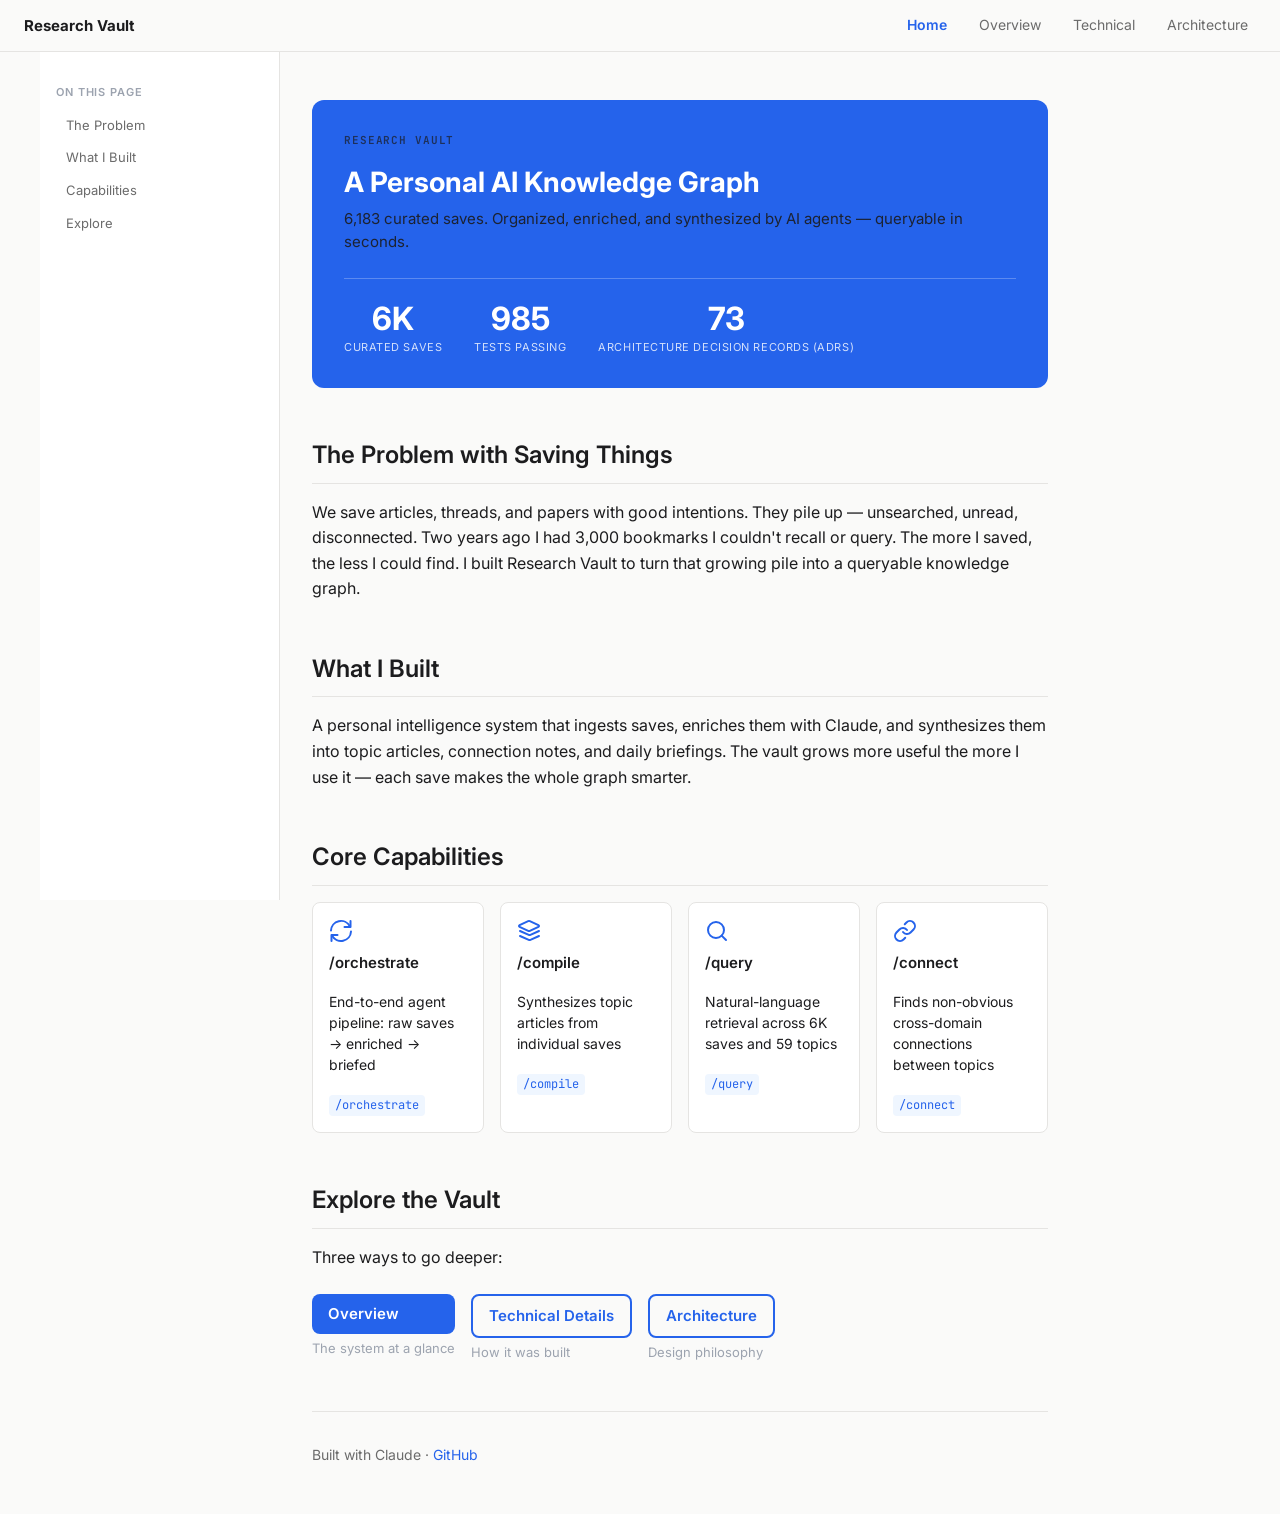
<file: index.html>
<!DOCTYPE html>
<html lang="en">
<head>
  <meta charset="UTF-8">
  <meta name="viewport" content="width=device-width, initial-scale=1.0">
  <title>Research Vault — Personal AI Knowledge Graph</title>

  <!--
    External dependencies:
    - Google Fonts: Inter (400,600,700) + JetBrains Mono — DESIGN.md typography stack
    - assets/shared.css — DESIGN.md tokens + shared layout (sidebar, hero, cards, CTAs)
    - assets/nav.js — injects .site-nav bar; drives sidebar TOC active states via IntersectionObserver
  -->
  <link rel="preconnect" href="https://fonts.googleapis.com">
  <link rel="preconnect" href="https://fonts.gstatic.com" crossorigin>
  <link href="https://fonts.googleapis.com/css2?family=Inter:wght@400;600;700&family=JetBrains+Mono&display=swap" rel="stylesheet">
  <link rel="stylesheet" href="assets/shared.css">
  <script defer src="assets/nav.js"></script>

  <style>
    /* ── Page-specific overrides for index.html ── */

    /* Section anchors: clear the sticky site-nav (52px) + buffer */
    section { scroll-margin-top: 72px; }

    /* Card icons use inline SVG — override shared.css font-size default with px dimensions */
    .card-icon {
      width: 24px;
      height: 24px;
      color: var(--c-accent);
      margin-bottom: var(--sp-sm);
      display: block;
      flex-shrink: 0;
    }

    /* 4-wide capability card grid on desktop; 2-col tablet; 1-col mobile */
    .card-grid { grid-template-columns: repeat(4, 1fr); }
    @media (max-width: 800px) { .card-grid { grid-template-columns: repeat(2, 1fr); } }
    @media (max-width: 480px) { .card-grid { grid-template-columns: 1fr; } }

    /* CTA group: stacks button + short descriptor label vertically */
    .cta-item { display: flex; flex-direction: column; gap: 4px; }
    .cta-desc { font-size: 0.8125rem; color: var(--c-text-muted); }

    /* Reduced motion */
    @media (prefers-reduced-motion: reduce) { html { scroll-behavior: auto; } }
  </style>
</head>
<body>

  <!-- Mobile section nav (visible ≤800px; sticky below injected site-nav at top:52px per shared.css) -->
  <nav class="mobile-nav" aria-label="Page sections">
    <details>
      <summary>Contents</summary>
      <ul class="mobile-nav-list">
        <li><a href="#problem">The Problem</a></li>
        <li><a href="#solution">What I Built</a></li>
        <li><a href="#capabilities">Capabilities</a></li>
        <li><a href="#explore">Explore</a></li>
      </ul>
    </details>
  </nav>

  <div class="layout">

    <!-- Sidebar ToC (desktop only; hidden ≤800px via shared.css) -->
    <aside class="sidebar" aria-label="Table of contents">
      <span class="sidebar-label">On this page</span>
      <ul class="toc" role="list">
        <li><a href="#problem">The Problem</a></li>
        <li><a href="#solution">What I Built</a></li>
        <li><a href="#capabilities">Capabilities</a></li>
        <li><a href="#explore">Explore</a></li>
      </ul>
    </aside>

    <!-- Main content -->
    <main class="content" id="main-content">

      <!-- Hero banner -->
      <header class="page-hero">
        <p class="hero-breadcrumb">Research Vault</p>
        <h1>A Personal AI Knowledge Graph</h1>
        <p class="hero-subtitle">6,183 curated saves. Organized, enriched, and synthesized by AI agents — queryable in seconds.</p>

        <div class="stat-cluster" role="list" aria-label="Vault statistics">
          <div class="stat-item" role="listitem">
            <span class="stat-value">6K</span>
            <span class="stat-label">Curated saves</span>
          </div>
          <div class="stat-item" role="listitem">
            <span class="stat-value">985</span>
            <span class="stat-label">Tests passing</span>
          </div>
          <div class="stat-item" role="listitem">
            <span class="stat-value">73</span>
            <span class="stat-label">Architecture Decision Records (ADRs)</span>
          </div>
        </div>
      </header>

      <!-- ── Section 1: The Problem ── -->
      <section id="problem" aria-labelledby="h-problem">
        <h2 id="h-problem">The Problem with Saving Things</h2>
        <p>We save articles, threads, and papers with good intentions. They pile up — unsearched, unread, disconnected. Two years ago I had 3,000 bookmarks I couldn't recall or query. The more I saved, the less I could find. I built Research Vault to turn that growing pile into a queryable knowledge graph.</p>
      </section>

      <!-- ── Section 2: What I Built ── -->
      <section id="solution" aria-labelledby="h-solution">
        <h2 id="h-solution">What I Built</h2>
        <p>A personal intelligence system that ingests saves, enriches them with Claude, and synthesizes them into topic articles, connection notes, and daily briefings. The vault grows more useful the more I use it — each save makes the whole graph smarter.</p>
      </section>

      <!-- ── Section 3: Core Capabilities ── -->
      <section id="capabilities" aria-labelledby="h-capabilities">
        <h2 id="h-capabilities">Core Capabilities</h2>
        <div class="card-grid">

          <!-- /orchestrate — Cycle/arrows icon: represents end-to-end pipeline automation -->
          <article class="card">
            <svg class="card-icon" viewBox="0 0 24 24" fill="none" stroke="currentColor" stroke-width="2" stroke-linecap="round" stroke-linejoin="round" aria-hidden="true" focusable="false">
              <path d="M21.5 2v6h-6"/>
              <path d="M2.5 22v-6h6"/>
              <path d="M2 11.5a10 10 0 0 1 18.8-4.3"/>
              <path d="M22 12.5a10 10 0 0 1-18.8 4.2"/>
            </svg>
            <p class="card-title">/orchestrate</p>
            <p class="card-desc">End-to-end agent pipeline: raw saves &rarr; enriched &rarr; briefed</p>
            <span class="card-tag">/orchestrate</span>
          </article>

          <!-- /compile — Layers icon: represents synthesis/stacking of saves into articles -->
          <article class="card">
            <svg class="card-icon" viewBox="0 0 24 24" fill="none" stroke="currentColor" stroke-width="2" stroke-linecap="round" stroke-linejoin="round" aria-hidden="true" focusable="false">
              <path d="m12.83 2.18a2 2 0 0 0-1.66 0L2.6 6.08a1 1 0 0 0 0 1.83l8.58 3.91a2 2 0 0 0 1.66 0l8.58-3.9a1 1 0 0 0 0-1.83Z"/>
              <path d="m22 12-8.58 3.91a2 2 0 0 1-1.66 0L3 12"/>
              <path d="m22 17-8.58 3.91a2 2 0 0 1-1.66 0L3 17"/>
            </svg>
            <p class="card-title">/compile</p>
            <p class="card-desc">Synthesizes topic articles from individual saves</p>
            <span class="card-tag">/compile</span>
          </article>

          <!-- /query — Search icon: represents NL retrieval across the vault -->
          <article class="card">
            <svg class="card-icon" viewBox="0 0 24 24" fill="none" stroke="currentColor" stroke-width="2" stroke-linecap="round" stroke-linejoin="round" aria-hidden="true" focusable="false">
              <circle cx="11" cy="11" r="8"/>
              <path d="m21 21-4.35-4.35"/>
            </svg>
            <p class="card-title">/query</p>
            <p class="card-desc">Natural-language retrieval across 6K saves and 59 topics</p>
            <span class="card-tag">/query</span>
          </article>

          <!-- /connect — Link icon: represents cross-domain connection discovery -->
          <article class="card">
            <svg class="card-icon" viewBox="0 0 24 24" fill="none" stroke="currentColor" stroke-width="2" stroke-linecap="round" stroke-linejoin="round" aria-hidden="true" focusable="false">
              <path d="M10 13a5 5 0 0 0 7.54.54l3-3a5 5 0 0 0-7.07-7.07l-1.72 1.71"/>
              <path d="M14 11a5 5 0 0 0-7.54-.54l-3 3a5 5 0 0 0 7.07 7.07l1.71-1.71"/>
            </svg>
            <p class="card-title">/connect</p>
            <p class="card-desc">Finds non-obvious cross-domain connections between topics</p>
            <span class="card-tag">/connect</span>
          </article>

        </div>
      </section>

      <!-- ── Section 4: Explore ── -->
      <section id="explore" aria-labelledby="h-explore">
        <h2 id="h-explore">Explore the Vault</h2>
        <p>Three ways to go deeper:</p>
        <div class="cta-row">
          <div class="cta-item">
            <a class="cta-btn" href="overview.html">Overview</a>
            <span class="cta-desc">The system at a glance</span>
          </div>
          <div class="cta-item">
            <a class="cta-btn cta-btn-outline" href="technical.html">Technical Details</a>
            <span class="cta-desc">How it was built</span>
          </div>
          <div class="cta-item">
            <a class="cta-btn cta-btn-outline" href="architecture.html">Architecture</a>
            <span class="cta-desc">Design philosophy</span>
          </div>
        </div>
      </section>

      <footer class="page-footer">Built with Claude &middot; <a href="https://github.com/allstoncodes/research-vault-showcase">GitHub</a></footer>

    </main>
  </div>

</body>
</html>
</file>
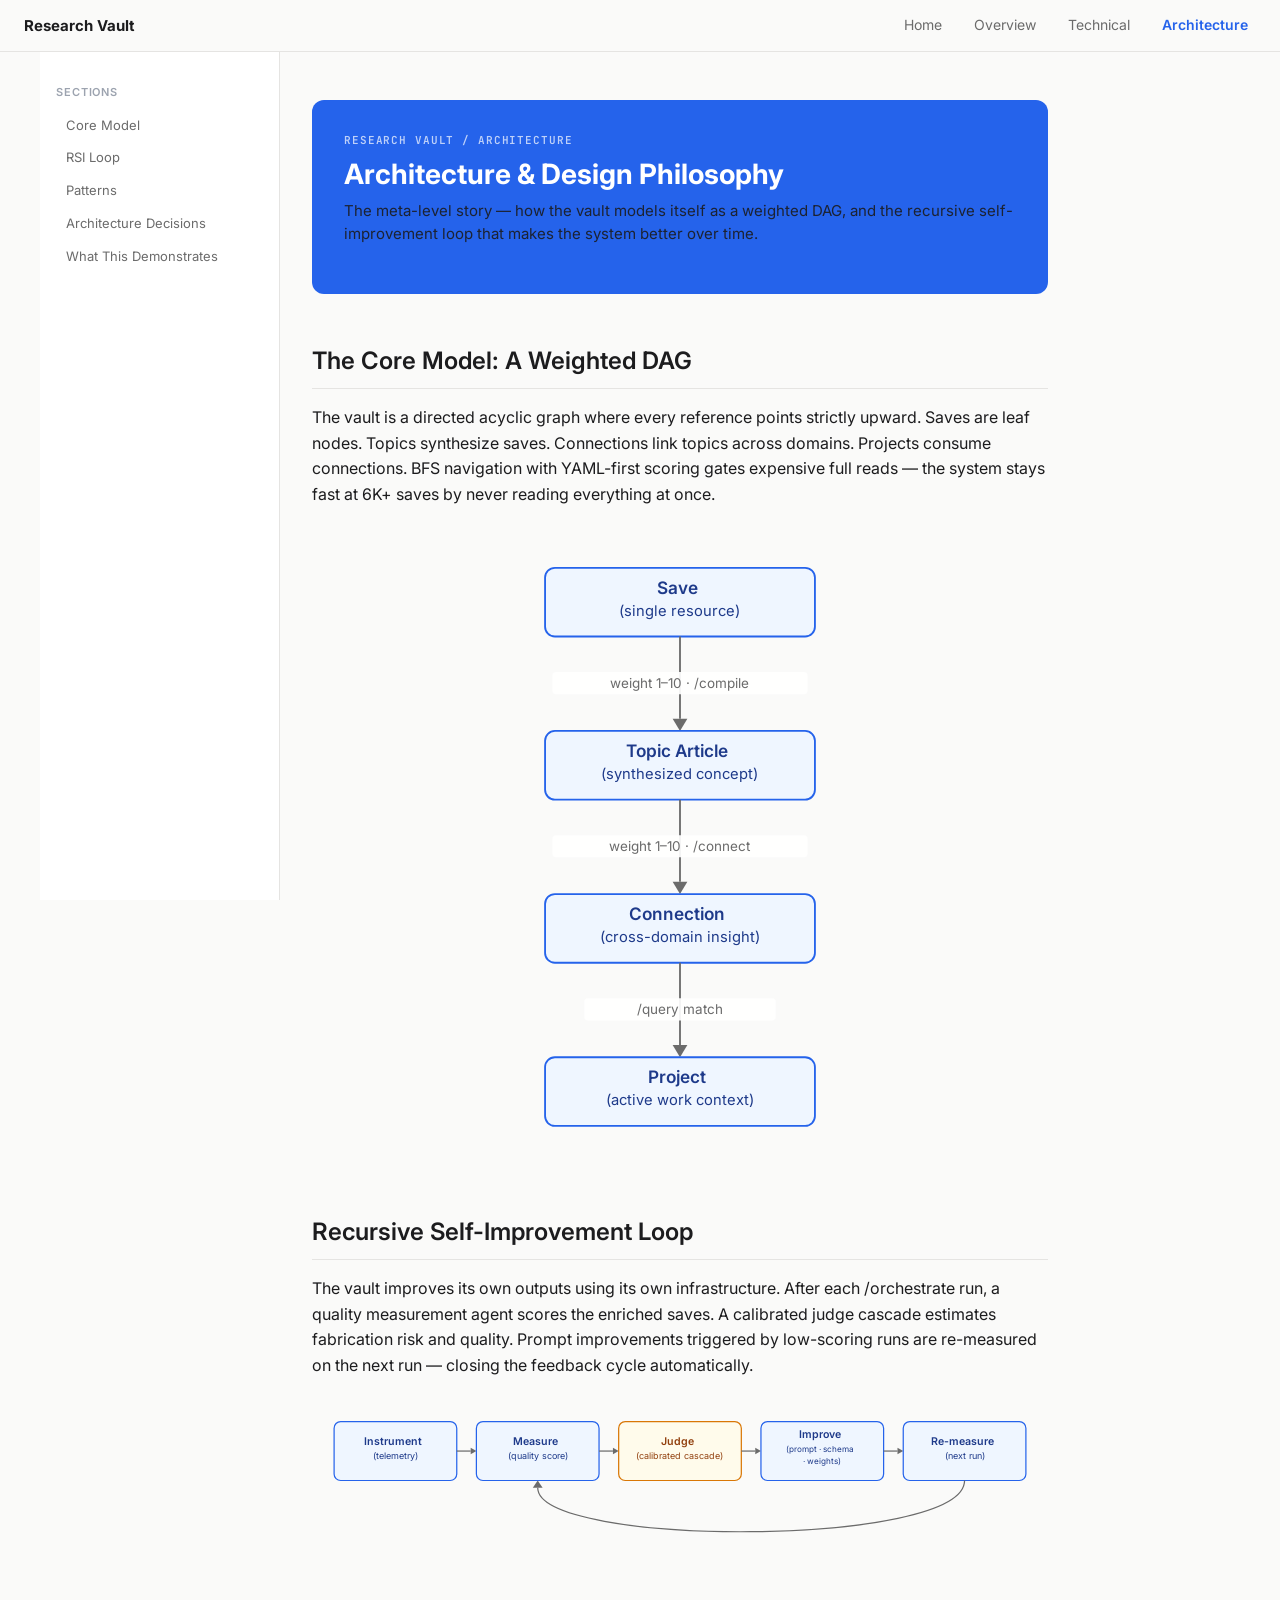
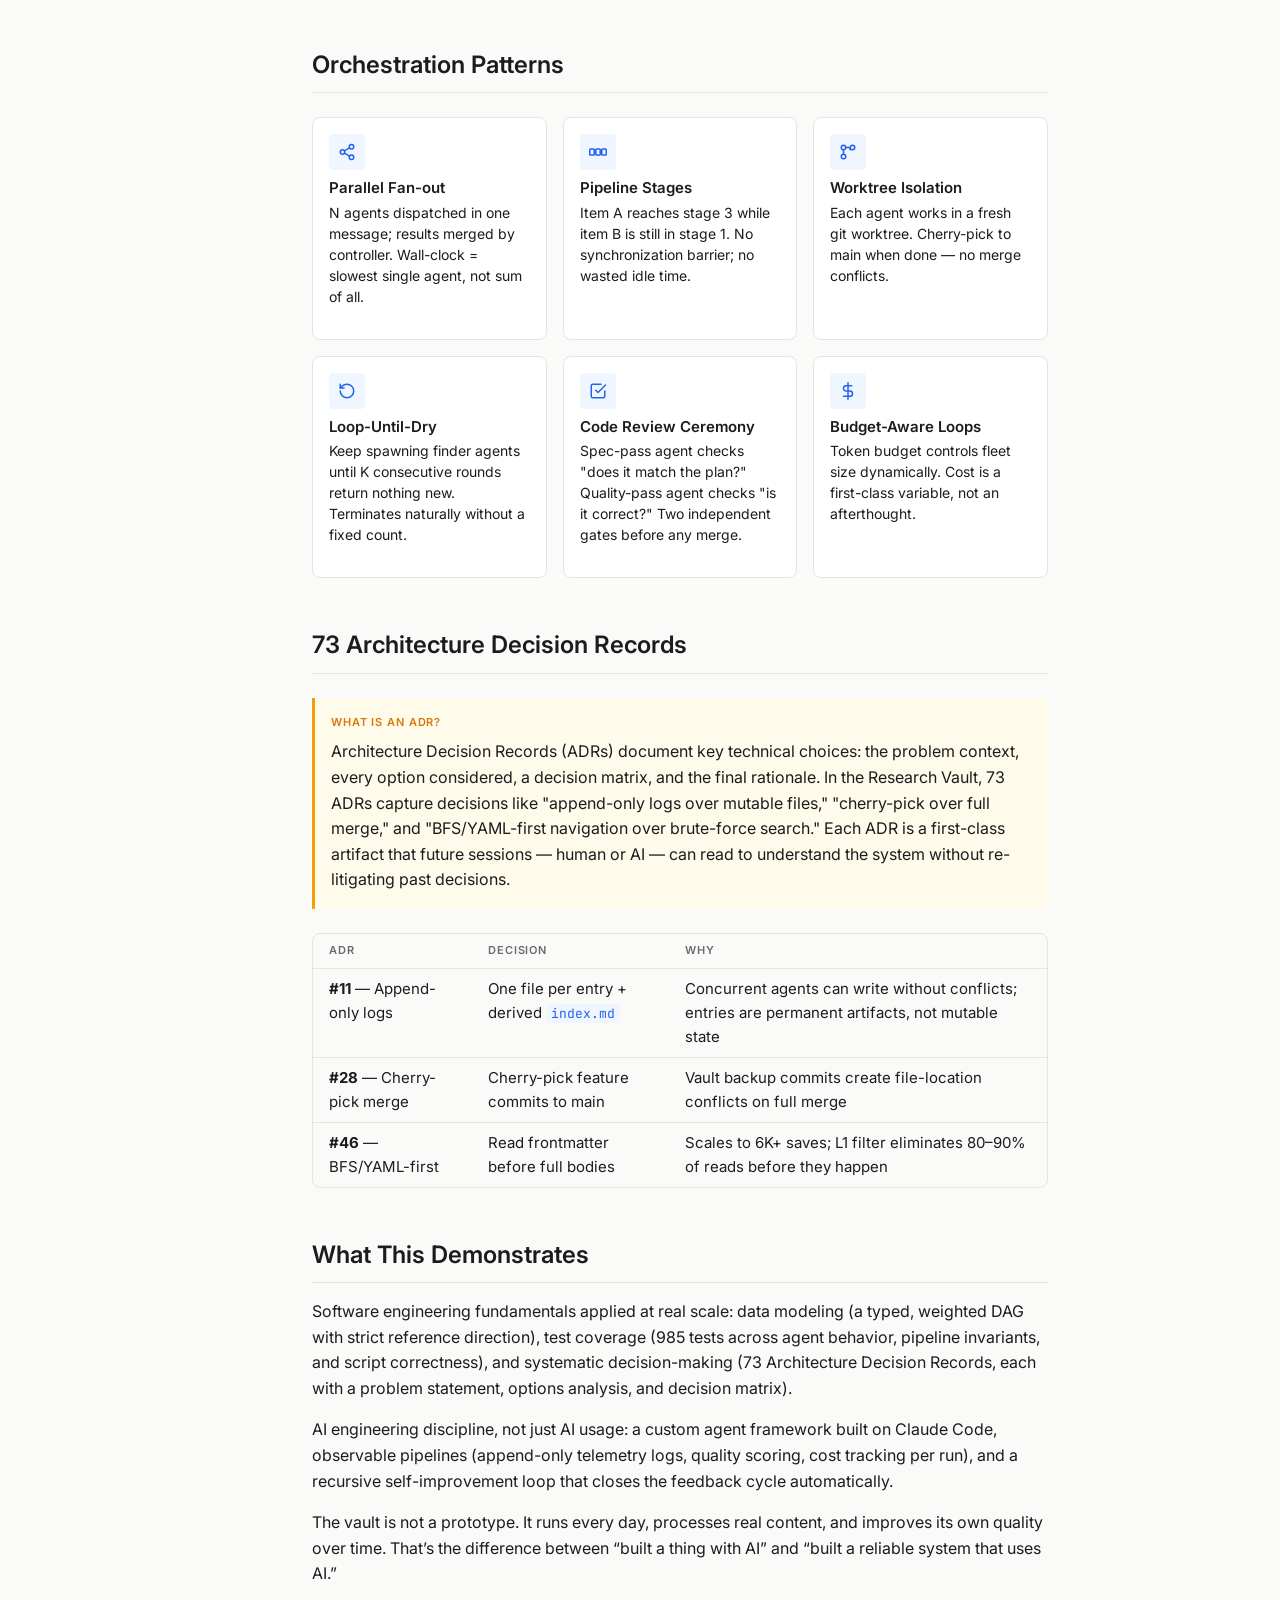
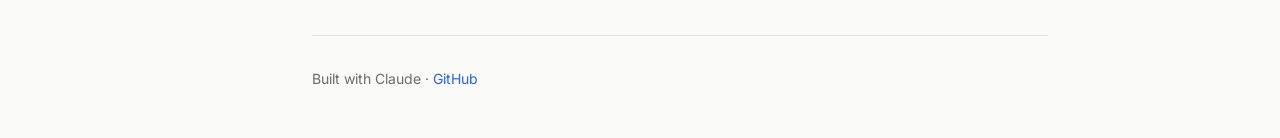
<file: architecture.html>
<!DOCTYPE html>
<html lang="en">
<head>
  <meta charset="UTF-8">
  <meta name="viewport" content="width=device-width, initial-scale=1.0">
  <title>Architecture — Research Vault</title>

  <!--
    External dependencies:
    - Google Fonts: Inter (400,600,700) + JetBrains Mono — DESIGN.md typography stack
    - Shared design tokens + layout: assets/shared.css
    - Site nav injection + ToC scroll tracking: assets/nav.js
    Diagrams: hand-authored inline SVG — no JS required.
  -->
  <link rel="preconnect" href="https://fonts.googleapis.com">
  <link rel="preconnect" href="https://fonts.gstatic.com" crossorigin>
  <link href="https://fonts.googleapis.com/css2?family=Inter:wght@400;600;700&family=JetBrains+Mono&display=swap" rel="stylesheet">
  <link rel="stylesheet" href="assets/shared.css">
  <script defer src="assets/nav.js"></script>

  <style>
    /* ─── scroll-margin accounts for the 52px sticky site-nav injected by nav.js ─── */
    section[id] {
      scroll-margin-top: calc(52px + 24px);
    }

    /* ─── Orchestration pattern cards ─────────────────────────────────────────── */
    .pattern-grid {
      display: grid;
      grid-template-columns: repeat(3, 1fr);
      gap: var(--sp-md);
      margin: var(--sp-lg) 0;
    }

    .pattern-card {
      background: var(--c-surface);
      border: 1px solid var(--c-border);
      border-radius: var(--r-md);
      padding: var(--sp-md);
      transition: border-color 150ms ease, box-shadow 150ms ease;
    }

    .pattern-card:hover {
      border-color: var(--c-accent);
      box-shadow: 0 2px 8px rgba(37, 99, 235, 0.08);
    }

    /* Icon container: fixed-size tinted square (SVG replaces emoji) */
    .pattern-icon {
      width: 36px;
      height: 36px;
      background: var(--c-tag-bg);
      border-radius: var(--r-sm);
      display: flex;
      align-items: center;
      justify-content: center;
      margin-bottom: var(--sp-sm);
      flex-shrink: 0;
    }

    .pattern-icon svg {
      width: 18px;
      height: 18px;
      color: var(--c-accent);
      stroke: currentColor;
    }

    .pattern-title {
      font-weight: 600;
      font-size: 0.9375rem;
      color: var(--c-text);
      margin-bottom: var(--sp-xs);
      line-height: 1.3;
    }

    .pattern-desc {
      font-size: 0.875rem;
      color: var(--c-text-sec);
      line-height: 1.5;
      margin: 0;
    }

    /* ─── ADR table: overflow wrapper for 3-col table on mobile ──────────────── */
    .adr-table-wrap {
      overflow-x: auto;
      border: 1px solid var(--c-border);
      border-radius: var(--r-md);
      margin: var(--sp-md) 0;
    }

    .adr-table-wrap table {
      margin: 0;
    }

    /* Mobile: at very narrow viewports, the Why column is the longest — keep
       it visible but let the table scroll rather than crushing content */
    @media (max-width: 800px) {
      .pattern-grid {
        grid-template-columns: 1fr 1fr;
      }
    }

    @media (max-width: 480px) {
      .pattern-grid {
        grid-template-columns: 1fr;
      }
    }
  </style>
</head>
<body data-page="architecture">

  <!-- Mobile nav: visible ≤800px (toggled via shared.css @media rule) -->
  <!-- nav.js prepends .site-nav above this; mobile-nav is sticky top:52px -->
  <nav class="mobile-nav" aria-label="Page sections">
    <details>
      <summary>Contents</summary>
      <ul class="mobile-nav-list">
        <li><a href="#core-model">Core Model</a></li>
        <li><a href="#rsi-loop">RSI Loop</a></li>
        <li><a href="#patterns">Patterns</a></li>
        <li><a href="#adr-section">Architecture Decisions</a></li>
        <li><a href="#what-it-proves">What This Demonstrates</a></li>
      </ul>
    </details>
  </nav>

  <div class="layout">

    <!-- Sidebar TOC — hidden ≤800px via shared.css; sticky below 52px site-nav -->
    <aside class="sidebar" aria-label="Table of contents">
      <span class="sidebar-label">Sections</span>
      <ul class="toc" role="list">
        <li><a href="#core-model">Core Model</a></li>
        <li><a href="#rsi-loop">RSI Loop</a></li>
        <li><a href="#patterns">Patterns</a></li>
        <li><a href="#adr-section">Architecture Decisions</a></li>
        <li><a href="#what-it-proves">What This Demonstrates</a></li>
      </ul>
    </aside>

    <!-- Main content area -->
    <main class="content" id="main-content">

      <!-- ── Hero ──────────────────────────────────────────────────────────── -->
      <header class="page-hero">
        <span class="hero-breadcrumb">Research Vault / Architecture</span>
        <h1>Architecture &amp; Design Philosophy</h1>
        <p class="hero-subtitle">The meta-level story — how the vault models itself as a weighted DAG, and the recursive self-improvement loop that makes the system better over time.</p>
      </header>

      <!-- ── Section 1: Core Model ─────────────────────────────────────────── -->
      <section id="core-model" aria-labelledby="h-core-model">
        <h2 id="h-core-model">The Core Model: A Weighted DAG</h2>
        <p>The vault is a directed acyclic graph where every reference points strictly upward. Saves are leaf nodes. Topics synthesize saves. Connections link topics across domains. Projects consume connections. BFS navigation with YAML-first scoring gates expensive full reads — the system stays fast at 6K+ saves by never reading everything at once.</p>

        <div class="diagram-block">
          <svg viewBox="0 0 600 510" width="100%" role="img" aria-label="DAG-MODEL: four-node directed acyclic graph — Save leads to Topic Article via weighted compile, Topic Article leads to Connection via weighted connect, Connection leads to Project via query match">
            <!-- Node: Save -->
            <rect x="190" y="30" width="220" height="56" rx="8" fill="#EFF6FF" stroke="#2563EB" stroke-width="1.5"/>
            <text text-anchor="middle" font-family="Inter, system-ui, sans-serif" fill="#1E3A8A">
              <tspan x="300" y="51" font-size="14" font-weight="600">Save</tspan>
              <tspan x="300" y="69" font-size="12">(single resource)</tspan>
            </text>
            <!-- Edge: Save → Topic Article -->
            <line x1="300" y1="86" x2="300" y2="153" stroke="#6B6B6B" stroke-width="1.5"/>
            <polygon points="294,153 300,163 306,153" fill="#6B6B6B"/>
            <rect x="196" y="115" width="208" height="18" rx="3" fill="#FFFFFF" fill-opacity="0.92"/>
            <text x="300" y="128" text-anchor="middle" font-family="Inter, system-ui, sans-serif" font-size="11" fill="#6B6B6B">weight 1–10 · /compile</text>
            <!-- Node: Topic Article -->
            <rect x="190" y="163" width="220" height="56" rx="8" fill="#EFF6FF" stroke="#2563EB" stroke-width="1.5"/>
            <text text-anchor="middle" font-family="Inter, system-ui, sans-serif" fill="#1E3A8A">
              <tspan x="300" y="184" font-size="14" font-weight="600">Topic Article</tspan>
              <tspan x="300" y="202" font-size="12">(synthesized concept)</tspan>
            </text>
            <!-- Edge: Topic Article → Connection -->
            <line x1="300" y1="219" x2="300" y2="286" stroke="#6B6B6B" stroke-width="1.5"/>
            <polygon points="294,286 300,296 306,286" fill="#6B6B6B"/>
            <rect x="196" y="248" width="208" height="18" rx="3" fill="#FFFFFF" fill-opacity="0.92"/>
            <text x="300" y="261" text-anchor="middle" font-family="Inter, system-ui, sans-serif" font-size="11" fill="#6B6B6B">weight 1–10 · /connect</text>
            <!-- Node: Connection -->
            <rect x="190" y="296" width="220" height="56" rx="8" fill="#EFF6FF" stroke="#2563EB" stroke-width="1.5"/>
            <text text-anchor="middle" font-family="Inter, system-ui, sans-serif" fill="#1E3A8A">
              <tspan x="300" y="317" font-size="14" font-weight="600">Connection</tspan>
              <tspan x="300" y="335" font-size="12">(cross-domain insight)</tspan>
            </text>
            <!-- Edge: Connection → Project -->
            <line x1="300" y1="352" x2="300" y2="419" stroke="#6B6B6B" stroke-width="1.5"/>
            <polygon points="294,419 300,429 306,419" fill="#6B6B6B"/>
            <rect x="222" y="381" width="156" height="18" rx="3" fill="#FFFFFF" fill-opacity="0.92"/>
            <text x="300" y="394" text-anchor="middle" font-family="Inter, system-ui, sans-serif" font-size="11" fill="#6B6B6B">/query match</text>
            <!-- Node: Project -->
            <rect x="190" y="429" width="220" height="56" rx="8" fill="#EFF6FF" stroke="#2563EB" stroke-width="1.5"/>
            <text text-anchor="middle" font-family="Inter, system-ui, sans-serif" fill="#1E3A8A">
              <tspan x="300" y="450" font-size="14" font-weight="600">Project</tspan>
              <tspan x="300" y="468" font-size="12">(active work context)</tspan>
            </text>
          </svg>
        </div>
      </section>

      <!-- ── Section 2: RSI Loop ───────────────────────────────────────────── -->
      <section id="rsi-loop" aria-labelledby="h-rsi-loop">
        <h2 id="h-rsi-loop">Recursive Self-Improvement Loop</h2>
        <p>The vault improves its own outputs using its own infrastructure. After each /orchestrate run, a quality measurement agent scores the enriched saves. A calibrated judge cascade estimates fabrication risk and quality. Prompt improvements triggered by low-scoring runs are re-measured on the next run — closing the feedback cycle automatically.</p>

        <div class="diagram-block">
          <svg viewBox="0 0 900 230" width="100%" role="img" aria-label="RSI-LOOP: five-node cycle left-to-right — Instrument, Measure, Judge (amber, calibrated cascade), Improve, Re-measure — with a curved back-arc from Re-measure to Measure forming the RSI loop">
            <!-- Node 1: Instrument (blue) -->
            <rect x="27" y="24" width="150" height="72" rx="8" fill="#EFF6FF" stroke="#2563EB" stroke-width="1.5"/>
            <text text-anchor="middle" font-family="Inter, system-ui, sans-serif" fill="#1E3A8A">
              <tspan x="102" y="52" font-size="13" font-weight="600">Instrument</tspan>
              <tspan x="102" y="70" font-size="11">(telemetry)</tspan>
            </text>
            <!-- Arrow: Instrument → Measure -->
            <line x1="177" y1="60" x2="194" y2="60" stroke="#6B6B6B" stroke-width="1.5"/>
            <polygon points="194,56 201,60 194,64" fill="#6B6B6B"/>
            <!-- Node 2: Measure (blue) -->
            <rect x="201" y="24" width="150" height="72" rx="8" fill="#EFF6FF" stroke="#2563EB" stroke-width="1.5"/>
            <text text-anchor="middle" font-family="Inter, system-ui, sans-serif" fill="#1E3A8A">
              <tspan x="276" y="52" font-size="13" font-weight="600">Measure</tspan>
              <tspan x="276" y="70" font-size="11">(quality score)</tspan>
            </text>
            <!-- Arrow: Measure → Judge -->
            <line x1="351" y1="60" x2="368" y2="60" stroke="#6B6B6B" stroke-width="1.5"/>
            <polygon points="368,56 375,60 368,64" fill="#6B6B6B"/>
            <!-- Node 3: Judge (amber) -->
            <rect x="375" y="24" width="150" height="72" rx="8" fill="#FFFBEB" stroke="#D97706" stroke-width="1.5"/>
            <text text-anchor="middle" font-family="Inter, system-ui, sans-serif" fill="#92400E">
              <tspan x="450" y="52" font-size="13" font-weight="600">Judge</tspan>
              <tspan x="450" y="70" font-size="11">(calibrated cascade)</tspan>
            </text>
            <!-- Arrow: Judge → Improve -->
            <line x1="525" y1="60" x2="542" y2="60" stroke="#6B6B6B" stroke-width="1.5"/>
            <polygon points="542,56 549,60 542,64" fill="#6B6B6B"/>
            <!-- Node 4: Improve (blue) — three-line label -->
            <rect x="549" y="24" width="150" height="72" rx="8" fill="#EFF6FF" stroke="#2563EB" stroke-width="1.5"/>
            <text text-anchor="middle" font-family="Inter, system-ui, sans-serif" fill="#1E3A8A">
              <tspan x="624" y="44" font-size="13" font-weight="600">Improve</tspan>
              <tspan x="624" y="61" font-size="10">(prompt · schema</tspan>
              <tspan x="624" y="76" font-size="10">· weights)</tspan>
            </text>
            <!-- Arrow: Improve → Re-measure -->
            <line x1="699" y1="60" x2="716" y2="60" stroke="#6B6B6B" stroke-width="1.5"/>
            <polygon points="716,56 723,60 716,64" fill="#6B6B6B"/>
            <!-- Node 5: Re-measure (blue) -->
            <rect x="723" y="24" width="150" height="72" rx="8" fill="#EFF6FF" stroke="#2563EB" stroke-width="1.5"/>
            <text text-anchor="middle" font-family="Inter, system-ui, sans-serif" fill="#1E3A8A">
              <tspan x="798" y="52" font-size="13" font-weight="600">Re-measure</tspan>
              <tspan x="798" y="70" font-size="11">(next run)</tspan>
            </text>
            <!-- Back-arc: Re-measure → Measure (the RSI loop) -->
            <!-- Arc exits Re-measure bottom-center (798,96), curves down through y=178, re-enters Measure bottom-center (276,96) -->
            <path d="M 798,96 C 798,178 276,178 276,105" fill="none" stroke="#6B6B6B" stroke-width="1.5"/>
            <!-- Upward arrowhead at Measure node bottom — tip at (276,96), wings at y=105 -->
            <polygon points="270,105 276,96 282,105" fill="#6B6B6B"/>
          </svg>
        </div>
      </section>

      <!-- ── Section 3: Patterns ───────────────────────────────────────────── -->
      <section id="patterns" aria-labelledby="h-patterns">
        <h2 id="h-patterns">Orchestration Patterns</h2>

        <div class="pattern-grid">

          <!-- Parallel Fan-out: Lucide share-2 icon (node-fork shape) -->
          <div class="pattern-card">
            <div class="pattern-icon" aria-hidden="true">
              <svg viewBox="0 0 24 24" fill="none" stroke="currentColor" stroke-width="2" stroke-linecap="round" stroke-linejoin="round" aria-hidden="true">
                <circle cx="18" cy="5" r="3"/>
                <circle cx="18" cy="19" r="3"/>
                <circle cx="6" cy="12" r="3"/>
                <line x1="8.59" y1="13.51" x2="15.42" y2="17.49"/>
                <line x1="15.41" y1="6.51" x2="8.59" y2="10.49"/>
              </svg>
            </div>
            <div class="pattern-title">Parallel Fan-out</div>
            <p class="pattern-desc">N agents dispatched in one message; results merged by controller. Wall-clock = slowest single agent, not sum of all.</p>
          </div>

          <!-- Pipeline Stages: three connected stage boxes -->
          <div class="pattern-card">
            <div class="pattern-icon" aria-hidden="true">
              <svg viewBox="0 0 24 24" fill="none" stroke="currentColor" stroke-width="2" stroke-linecap="round" stroke-linejoin="round" aria-hidden="true">
                <rect x="1" y="8" width="6" height="8" rx="1"/>
                <rect x="9" y="8" width="6" height="8" rx="1"/>
                <rect x="17" y="8" width="6" height="8" rx="1"/>
                <line x1="7" y1="12" x2="9" y2="12"/>
                <line x1="15" y1="12" x2="17" y2="12"/>
              </svg>
            </div>
            <div class="pattern-title">Pipeline Stages</div>
            <p class="pattern-desc">Item A reaches stage 3 while item B is still in stage 1. No synchronization barrier; no wasted idle time.</p>
          </div>

          <!-- Worktree Isolation: git-branch fork shape -->
          <div class="pattern-card">
            <div class="pattern-icon" aria-hidden="true">
              <svg viewBox="0 0 24 24" fill="none" stroke="currentColor" stroke-width="2" stroke-linecap="round" stroke-linejoin="round" aria-hidden="true">
                <circle cx="6" cy="6" r="3"/>
                <circle cx="6" cy="18" r="3"/>
                <circle cx="18" cy="6" r="3"/>
                <line x1="6" y1="9" x2="6" y2="15"/>
                <path d="M9 6h4a2 2 0 0 1 2 2v1"/>
              </svg>
            </div>
            <div class="pattern-title">Worktree Isolation</div>
            <p class="pattern-desc">Each agent works in a fresh git worktree. Cherry-pick to main when done — no merge conflicts.</p>
          </div>

          <!-- Loop-Until-Dry: refresh / cycle arrow -->
          <div class="pattern-card">
            <div class="pattern-icon" aria-hidden="true">
              <svg viewBox="0 0 24 24" fill="none" stroke="currentColor" stroke-width="2" stroke-linecap="round" stroke-linejoin="round" aria-hidden="true">
                <path d="M3 12a9 9 0 1 0 9-9 9.75 9.75 0 0 0-6.74 2.74L3 8"/>
                <path d="M3 3v5h5"/>
              </svg>
            </div>
            <div class="pattern-title">Loop-Until-Dry</div>
            <p class="pattern-desc">Keep spawning finder agents until K consecutive rounds return nothing new. Terminates naturally without a fixed count.</p>
          </div>

          <!-- Code Review Ceremony: clipboard with checkmark -->
          <div class="pattern-card">
            <div class="pattern-icon" aria-hidden="true">
              <svg viewBox="0 0 24 24" fill="none" stroke="currentColor" stroke-width="2" stroke-linecap="round" stroke-linejoin="round" aria-hidden="true">
                <path d="m9 11 3 3L22 4"/>
                <path d="M21 12v7a2 2 0 0 1-2 2H5a2 2 0 0 1-2-2V5a2 2 0 0 1 2-2h11"/>
              </svg>
            </div>
            <div class="pattern-title">Code Review Ceremony</div>
            <p class="pattern-desc">Spec-pass agent checks "does it match the plan?" Quality-pass agent checks "is it correct?" Two independent gates before any merge.</p>
          </div>

          <!-- Budget-Aware Loops: dollar sign -->
          <div class="pattern-card">
            <div class="pattern-icon" aria-hidden="true">
              <svg viewBox="0 0 24 24" fill="none" stroke="currentColor" stroke-width="2" stroke-linecap="round" stroke-linejoin="round" aria-hidden="true">
                <line x1="12" y1="1" x2="12" y2="23"/>
                <path d="M17 5H9.5a3.5 3.5 0 0 0 0 7h5a3.5 3.5 0 0 1 0 7H6"/>
              </svg>
            </div>
            <div class="pattern-title">Budget-Aware Loops</div>
            <p class="pattern-desc">Token budget controls fleet size dynamically. Cost is a first-class variable, not an afterthought.</p>
          </div>

        </div>
      </section>

      <!-- ── Section 4: ADR ────────────────────────────────────────────────── -->
      <section id="adr-section" aria-labelledby="h-adr-section">
        <h2 id="h-adr-section">73 Architecture Decision Records</h2>

        <!-- Callout: amber left-border explaining what an ADR is -->
        <div class="callout" role="note">
          <span class="callout-label">What is an ADR?</span>
          <p>Architecture Decision Records (ADRs) document key technical choices: the problem context, every option considered, a decision matrix, and the final rationale. In the Research Vault, 73 ADRs capture decisions like "append-only logs over mutable files," "cherry-pick over full merge," and "BFS/YAML-first navigation over brute-force search." Each ADR is a first-class artifact that future sessions — human or AI — can read to understand the system without re-litigating past decisions.</p>
        </div>

        <!-- Featured ADRs: 3 rows, 3 columns — overflow wrapper for mobile -->
        <div class="adr-table-wrap" role="region" aria-label="Featured architecture decision records">
          <table>
            <thead>
              <tr>
                <th>ADR</th>
                <th>Decision</th>
                <th>Why</th>
              </tr>
            </thead>
            <tbody>
              <tr>
                <td><strong>#11</strong> &mdash; Append-only logs</td>
                <td>One file per entry + derived <code>index.md</code></td>
                <td>Concurrent agents can write without conflicts; entries are permanent artifacts, not mutable state</td>
              </tr>
              <tr>
                <td><strong>#28</strong> &mdash; Cherry-pick merge</td>
                <td>Cherry-pick feature commits to main</td>
                <td>Vault backup commits create file-location conflicts on full merge</td>
              </tr>
              <tr>
                <td><strong>#46</strong> &mdash; BFS/YAML-first</td>
                <td>Read frontmatter before full bodies</td>
                <td>Scales to 6K+ saves; L1 filter eliminates 80&ndash;90% of reads before they happen</td>
              </tr>
            </tbody>
          </table>
        </div>
      </section>

      <!-- ── Section 5: What This Demonstrates ────────────────────────────── -->
      <section id="what-it-proves" aria-labelledby="h-what-it-proves">
        <h2 id="h-what-it-proves">What This Demonstrates</h2>
        <p>Software engineering fundamentals applied at real scale: data modeling (a typed, weighted DAG with strict reference direction), test coverage (985 tests across agent behavior, pipeline invariants, and script correctness), and systematic decision-making (73 Architecture Decision Records, each with a problem statement, options analysis, and decision matrix).</p>
        <p>AI engineering discipline, not just AI usage: a custom agent framework built on Claude Code, observable pipelines (append-only telemetry logs, quality scoring, cost tracking per run), and a recursive self-improvement loop that closes the feedback cycle automatically.</p>
        <p>The vault is not a prototype. It runs every day, processes real content, and improves its own quality over time. That&rsquo;s the difference between &ldquo;built a thing with AI&rdquo; and &ldquo;built a reliable system that uses AI.&rdquo;</p>
      </section>

      <!-- Footer -->
      <footer class="page-footer">
        Built with Claude &middot; <a href="https://github.com/allstoncodes/research-vault-showcase">GitHub</a>
      </footer>

    </main>
  </div>


</body>
</html>
</file>
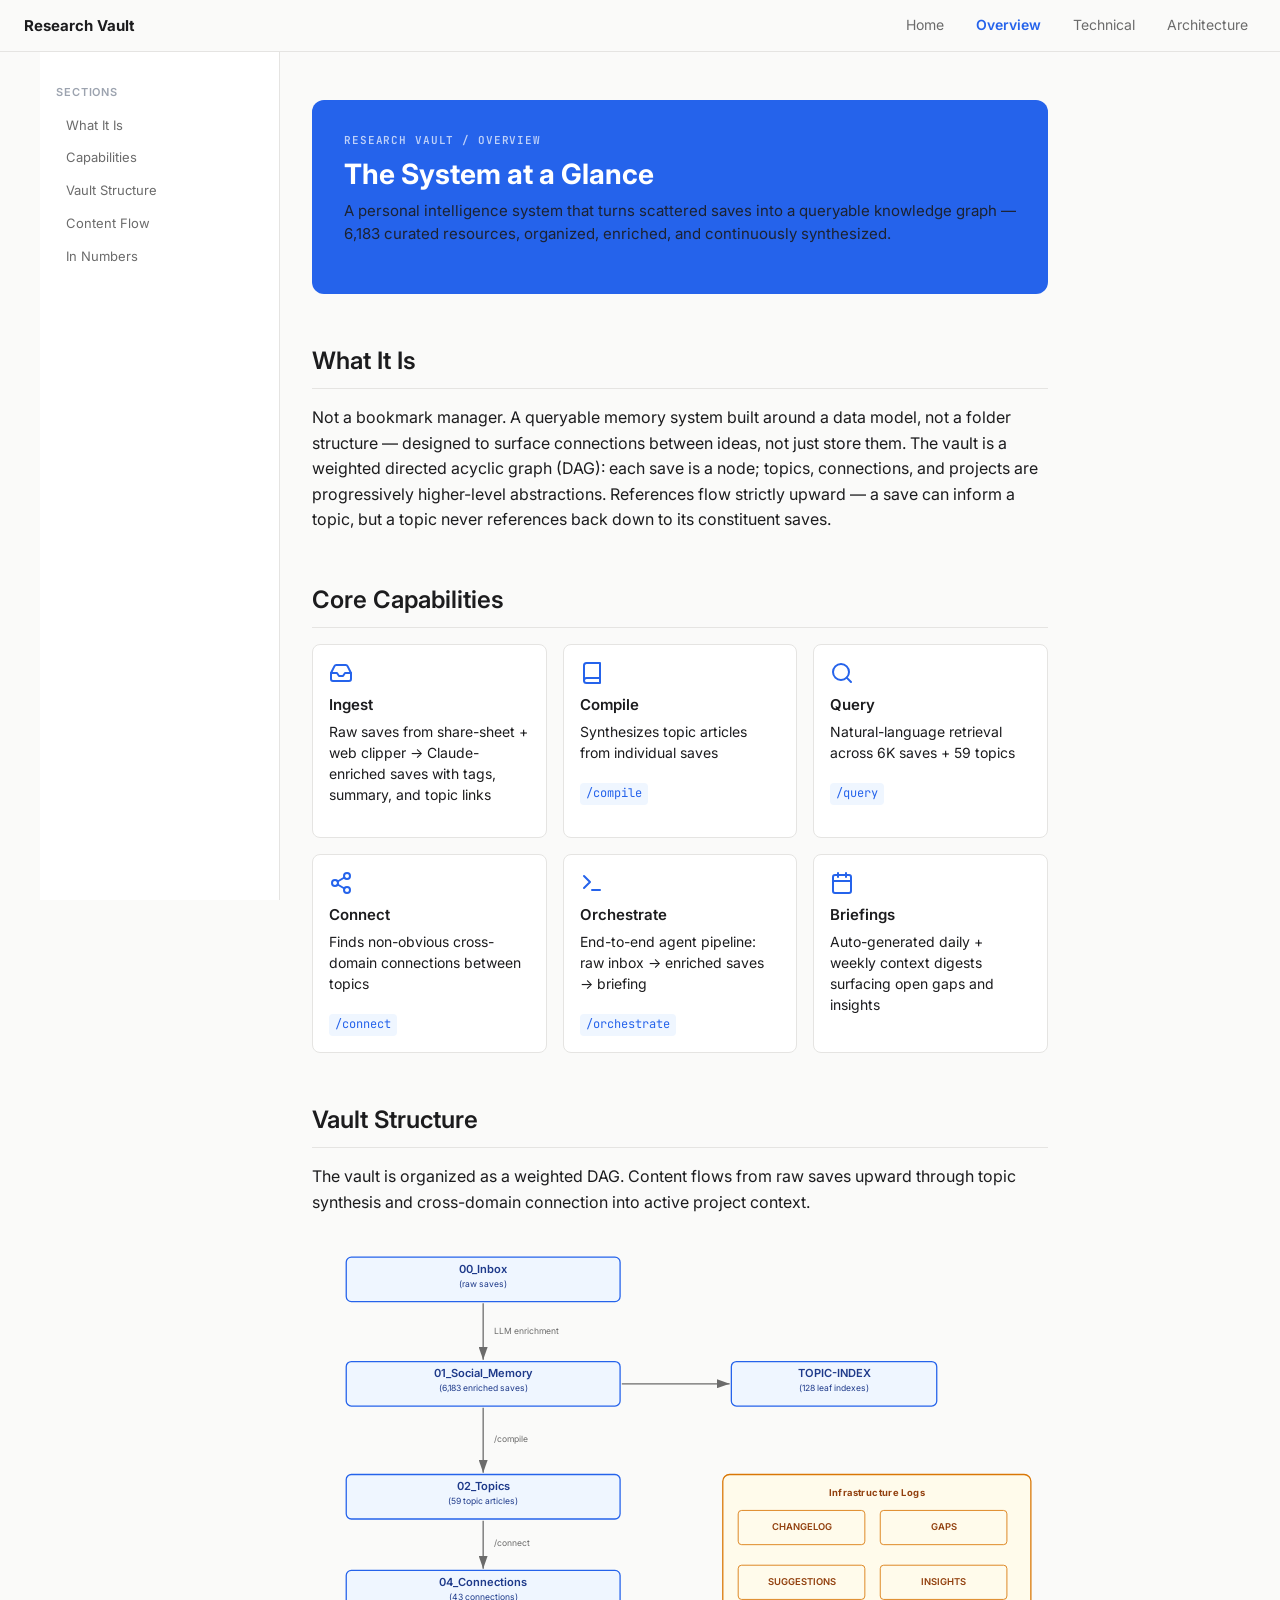
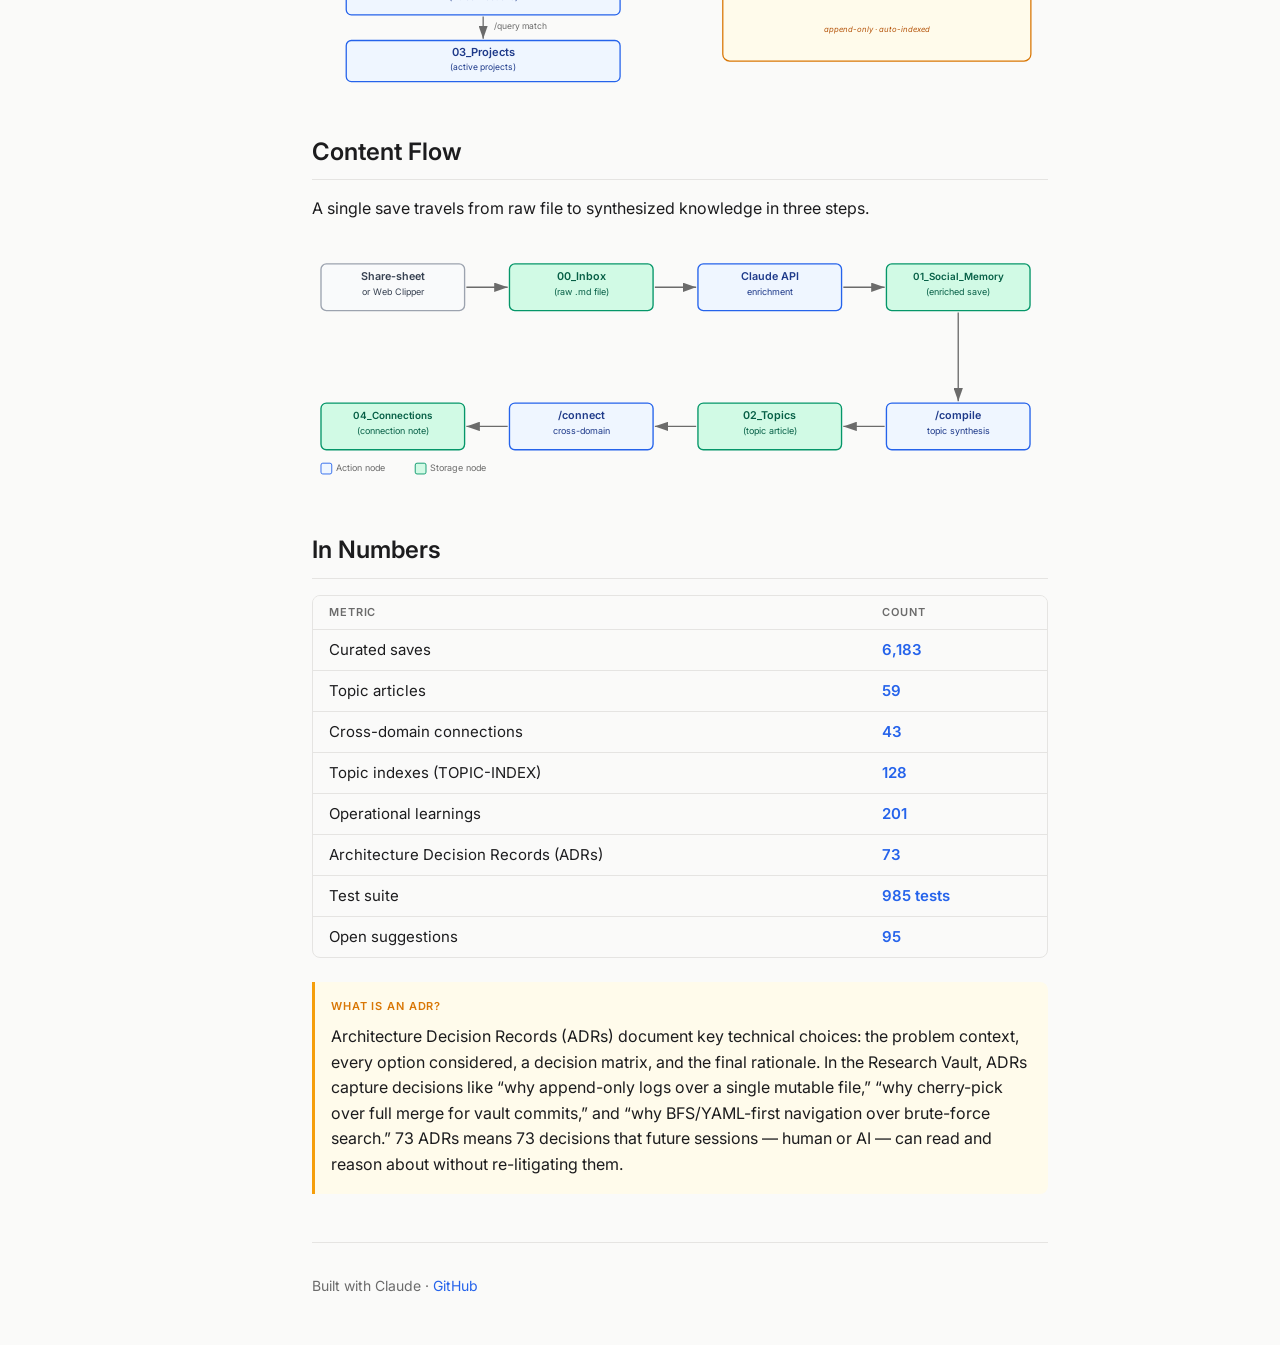
<file: overview.html>
<!DOCTYPE html>
<html lang="en">
<head>
  <meta charset="UTF-8">
  <meta name="viewport" content="width=device-width, initial-scale=1.0">
  <title>Overview — Research Vault</title>

  <!--
    External dependencies:
    - Google Fonts: Inter (400,600,700) + JetBrains Mono — DESIGN.md typography stack
    - assets/shared.css — DESIGN.md tokens + shared layout (sidebar, hero, cards, callout, table)
    - assets/nav.js — injects .site-nav bar; drives sidebar TOC active states via IntersectionObserver
    Diagrams: hand-authored inline SVG (no Mermaid dependency).
  -->
  <link rel="preconnect" href="https://fonts.googleapis.com">
  <link rel="preconnect" href="https://fonts.gstatic.com" crossorigin>
  <link href="https://fonts.googleapis.com/css2?family=Inter:wght@400;600;700&family=JetBrains+Mono&display=swap" rel="stylesheet">
  <link rel="stylesheet" href="assets/shared.css">
  <script defer src="assets/nav.js"></script>

  <style>
    /* ── Page-specific overrides for overview.html ── */

    /* Section anchors: clear the sticky site-nav (52px) + buffer */
    section { scroll-margin-top: 72px; }

    /* Card icons use inline SVG — 24px, accent color, block display */
    .card-icon {
      width: 24px;
      height: 24px;
      color: var(--c-accent);
      margin-bottom: var(--sp-sm);
      display: block;
      flex-shrink: 0;
    }

    /* Table wrapper: horizontal scroll guard + visual border on mobile */
    .table-wrap {
      overflow-x: auto;
      border: 1px solid var(--c-border);
      border-radius: var(--r-md);
      margin-bottom: var(--sp-lg);
    }
    .table-wrap table { margin: 0; }

    /* Mobile: tighten table cell padding */
    @media (max-width: 600px) {
      .table-wrap th,
      .table-wrap td { padding: 6px var(--sp-sm); font-size: 0.875rem; }
    }

    /* Reduced motion */
    @media (prefers-reduced-motion: reduce) { html { scroll-behavior: auto; } }
  </style>
</head>
<body>

  <!-- Mobile section nav (visible ≤800px; sticky below injected site-nav at top:52px per shared.css) -->
  <nav class="mobile-nav" aria-label="Page sections">
    <details>
      <summary>Contents</summary>
      <ul class="mobile-nav-list">
        <li><a href="#what-it-is">What It Is</a></li>
        <li><a href="#capabilities">Capabilities</a></li>
        <li><a href="#vault-structure">Vault Structure</a></li>
        <li><a href="#content-flow">Content Flow</a></li>
        <li><a href="#in-numbers">In Numbers</a></li>
      </ul>
    </details>
  </nav>

  <div class="layout">

    <!-- Sidebar TOC (desktop only; hidden ≤800px via shared.css) -->
    <aside class="sidebar" aria-label="Table of contents">
      <span class="sidebar-label">Sections</span>
      <ul class="toc" role="list">
        <li><a href="#what-it-is">What It Is</a></li>
        <li><a href="#capabilities">Capabilities</a></li>
        <li><a href="#vault-structure">Vault Structure</a></li>
        <li><a href="#content-flow">Content Flow</a></li>
        <li><a href="#in-numbers">In Numbers</a></li>
      </ul>
    </aside>

    <!-- Main content -->
    <main class="content" id="main-content">

      <!-- Hero banner — DESIGN.md briefing-hero component: accent bg, white text -->
      <header class="page-hero">
        <span class="hero-breadcrumb">Research Vault / Overview</span>
        <h1>The System at a Glance</h1>
        <p class="hero-subtitle">A personal intelligence system that turns scattered saves into a queryable knowledge graph &#x2014; 6,183 curated resources, organized, enriched, and continuously synthesized.</p>
      </header>

      <!-- ───────────────────────────────────────────────────────────────
           Section 1 — What It Is
      ─────────────────────────────────────────────────────────────────── -->
      <section id="what-it-is" aria-labelledby="h-what-it-is">
        <h2 id="h-what-it-is">What It Is</h2>
        <p>Not a bookmark manager. A queryable memory system built around a data model,
not a folder structure &#x2014; designed to surface connections between ideas, not just store
them. The vault is a weighted directed acyclic graph (DAG): each save is a node;
topics, connections, and projects are progressively higher-level abstractions.
References flow strictly upward &#x2014; a save can inform a topic, but a topic never
references back down to its constituent saves.</p>
      </section>

      <!-- ───────────────────────────────────────────────────────────────
           Section 2 — Core Capabilities
           6-card grid (2 rows × 3). SVG icons per DESIGN.md Icon System —
           no emoji used; all icons are inline Lucide-style SVGs.
      ─────────────────────────────────────────────────────────────────── -->
      <section id="capabilities" aria-labelledby="h-capabilities">
        <h2 id="h-capabilities">Core Capabilities</h2>
        <div class="card-grid">

          <!-- Ingest: inbox tray icon -->
          <div class="card">
            <svg class="card-icon" viewBox="0 0 24 24" fill="none" stroke="currentColor" stroke-width="2" stroke-linecap="round" stroke-linejoin="round" aria-hidden="true">
              <polyline points="22 12 16 12 14 15 10 15 8 12 2 12"/>
              <path d="M5.45 5.11L2 12v6a2 2 0 0 0 2 2h16a2 2 0 0 0 2-2v-6l-3.45-6.89A2 2 0 0 0 16.76 4H7.24a2 2 0 0 0-1.79 1.11z"/>
            </svg>
            <div class="card-title">Ingest</div>
            <p class="card-desc">Raw saves from share-sheet + web clipper &#x2192; Claude-enriched saves with tags, summary, and topic links</p>
          </div>

          <!-- Compile: open book / article icon -->
          <div class="card">
            <svg class="card-icon" viewBox="0 0 24 24" fill="none" stroke="currentColor" stroke-width="2" stroke-linecap="round" stroke-linejoin="round" aria-hidden="true">
              <path d="M4 19.5A2.5 2.5 0 0 1 6.5 17H20"/>
              <path d="M6.5 2H20v20H6.5A2.5 2.5 0 0 1 4 19.5v-15A2.5 2.5 0 0 1 6.5 2z"/>
            </svg>
            <div class="card-title">Compile</div>
            <p class="card-desc">Synthesizes topic articles from individual saves</p>
            <span class="card-tag">/compile</span>
          </div>

          <!-- Query: magnifying glass icon -->
          <div class="card">
            <svg class="card-icon" viewBox="0 0 24 24" fill="none" stroke="currentColor" stroke-width="2" stroke-linecap="round" stroke-linejoin="round" aria-hidden="true">
              <circle cx="11" cy="11" r="8"/>
              <line x1="21" y1="21" x2="16.65" y2="16.65"/>
            </svg>
            <div class="card-title">Query</div>
            <p class="card-desc">Natural-language retrieval across 6K saves + 59 topics</p>
            <span class="card-tag">/query</span>
          </div>

          <!-- Connect: share/network icon (3 circles + connecting lines) -->
          <div class="card">
            <svg class="card-icon" viewBox="0 0 24 24" fill="none" stroke="currentColor" stroke-width="2" stroke-linecap="round" stroke-linejoin="round" aria-hidden="true">
              <circle cx="18" cy="5" r="3"/>
              <circle cx="6" cy="12" r="3"/>
              <circle cx="18" cy="19" r="3"/>
              <line x1="8.59" y1="13.51" x2="15.42" y2="17.49"/>
              <line x1="15.41" y1="6.51" x2="8.59" y2="10.49"/>
            </svg>
            <div class="card-title">Connect</div>
            <p class="card-desc">Finds non-obvious cross-domain connections between topics</p>
            <span class="card-tag">/connect</span>
          </div>

          <!-- Orchestrate: terminal/pipeline icon -->
          <div class="card">
            <svg class="card-icon" viewBox="0 0 24 24" fill="none" stroke="currentColor" stroke-width="2" stroke-linecap="round" stroke-linejoin="round" aria-hidden="true">
              <polyline points="4 17 10 11 4 5"/>
              <line x1="12" y1="19" x2="20" y2="19"/>
            </svg>
            <div class="card-title">Orchestrate</div>
            <p class="card-desc">End-to-end agent pipeline: raw inbox &#x2192; enriched saves &#x2192; briefing</p>
            <span class="card-tag">/orchestrate</span>
          </div>

          <!-- Briefings: calendar/digest icon -->
          <div class="card">
            <svg class="card-icon" viewBox="0 0 24 24" fill="none" stroke="currentColor" stroke-width="2" stroke-linecap="round" stroke-linejoin="round" aria-hidden="true">
              <rect x="3" y="4" width="18" height="18" rx="2" ry="2"/>
              <line x1="16" y1="2" x2="16" y2="6"/>
              <line x1="8" y1="2" x2="8" y2="6"/>
              <line x1="3" y1="10" x2="21" y2="10"/>
            </svg>
            <div class="card-title">Briefings</div>
            <p class="card-desc">Auto-generated daily + weekly context digests surfacing open gaps and insights</p>
          </div>

        </div>
      </section>

      <!-- ───────────────────────────────────────────────────────────────
           Section 3 — Vault Structure
           Hand-authored inline SVG: weighted DAG from raw inbox through enriched
           saves, topic synthesis, connections, and active project context.
           Infra logs cluster uses amber fill/stroke.
      ─────────────────────────────────────────────────────────────────── -->
      <section id="vault-structure" aria-labelledby="h-vault-structure">
        <h2 id="h-vault-structure">Vault Structure</h2>
        <p>The vault is organized as a weighted DAG. Content flows from raw saves upward
through topic synthesis and cross-domain connection into active project context.</p>
        <div class="diagram-block">
          <!-- Vault structure: weighted DAG. Left column: 00_Inbox → 01_Social_Memory → 02_Topics → 04_Connections → 03_Projects. TOPIC-INDEX branches right from 01_Social_Memory. Amber cluster at right: Infrastructure Logs (CHANGELOG, GAPS, SUGGESTIONS, INSIGHTS). -->
          <svg viewBox="0 0 860 520" width="100%" role="img" aria-label="Vault structure: weighted DAG from raw inbox through enriched saves, TOPIC-INDEX, topic articles, cross-domain connections, and active projects. Infrastructure logs shown as amber side cluster." style="display:block;">
            <defs>
              <marker id="vs-arrow" markerWidth="10" markerHeight="7" refX="10" refY="3.5" orient="auto">
                <polygon points="0 0, 10 3.5, 0 7" fill="#6B6B6B"/>
              </marker>
            </defs>

            <!-- ── 00_Inbox ── -->
            <rect x="40" y="20" width="320" height="52" rx="6" fill="#EFF6FF" stroke="#2563EB" stroke-width="1.5"/>
            <text x="200" y="38" text-anchor="middle" font-family="Inter,system-ui,sans-serif" font-size="13" font-weight="600" fill="#1E3A8A">00_Inbox</text>
            <text x="200" y="55" text-anchor="middle" font-family="Inter,system-ui,sans-serif" font-size="10" fill="#1E3A8A">(raw saves)</text>

            <!-- Arrow: LLM enrichment -->
            <line x1="200" y1="74" x2="200" y2="140" stroke="#6B6B6B" stroke-width="1.5" marker-end="url(#vs-arrow)"/>
            <text x="213" y="110" font-family="Inter,system-ui,sans-serif" font-size="10" fill="#6B6B6B">LLM enrichment</text>

            <!-- ── 01_Social_Memory ── -->
            <rect x="40" y="142" width="320" height="52" rx="6" fill="#EFF6FF" stroke="#2563EB" stroke-width="1.5"/>
            <text x="200" y="160" text-anchor="middle" font-family="Inter,system-ui,sans-serif" font-size="13" font-weight="600" fill="#1E3A8A">01_Social_Memory</text>
            <text x="200" y="177" text-anchor="middle" font-family="Inter,system-ui,sans-serif" font-size="10" fill="#1E3A8A">(6,183 enriched saves)</text>

            <!-- SM → TOPIC-INDEX (horizontal branch) -->
            <line x1="362" y1="168" x2="488" y2="168" stroke="#6B6B6B" stroke-width="1.5" marker-end="url(#vs-arrow)"/>

            <!-- ── TOPIC-INDEX ── -->
            <rect x="490" y="142" width="240" height="52" rx="6" fill="#EFF6FF" stroke="#2563EB" stroke-width="1.5"/>
            <text x="610" y="160" text-anchor="middle" font-family="Inter,system-ui,sans-serif" font-size="13" font-weight="600" fill="#1E3A8A">TOPIC-INDEX</text>
            <text x="610" y="177" text-anchor="middle" font-family="Inter,system-ui,sans-serif" font-size="10" fill="#1E3A8A">(128 leaf indexes)</text>

            <!-- Arrow: /compile -->
            <line x1="200" y1="196" x2="200" y2="272" stroke="#6B6B6B" stroke-width="1.5" marker-end="url(#vs-arrow)"/>
            <text x="213" y="236" font-family="Inter,system-ui,sans-serif" font-size="10" fill="#6B6B6B">/compile</text>

            <!-- ── 02_Topics ── -->
            <rect x="40" y="274" width="320" height="52" rx="6" fill="#EFF6FF" stroke="#2563EB" stroke-width="1.5"/>
            <text x="200" y="292" text-anchor="middle" font-family="Inter,system-ui,sans-serif" font-size="13" font-weight="600" fill="#1E3A8A">02_Topics</text>
            <text x="200" y="309" text-anchor="middle" font-family="Inter,system-ui,sans-serif" font-size="10" fill="#1E3A8A">(59 topic articles)</text>

            <!-- Arrow: /connect -->
            <line x1="200" y1="328" x2="200" y2="384" stroke="#6B6B6B" stroke-width="1.5" marker-end="url(#vs-arrow)"/>
            <text x="213" y="358" font-family="Inter,system-ui,sans-serif" font-size="10" fill="#6B6B6B">/connect</text>

            <!-- ── 04_Connections ── -->
            <rect x="40" y="386" width="320" height="52" rx="6" fill="#EFF6FF" stroke="#2563EB" stroke-width="1.5"/>
            <text x="200" y="404" text-anchor="middle" font-family="Inter,system-ui,sans-serif" font-size="13" font-weight="600" fill="#1E3A8A">04_Connections</text>
            <text x="200" y="421" text-anchor="middle" font-family="Inter,system-ui,sans-serif" font-size="10" fill="#1E3A8A">(43 connections)</text>

            <!-- Arrow: /query match -->
            <line x1="200" y1="440" x2="200" y2="466" stroke="#6B6B6B" stroke-width="1.5" marker-end="url(#vs-arrow)"/>
            <text x="213" y="454" font-family="Inter,system-ui,sans-serif" font-size="10" fill="#6B6B6B">/query match</text>

            <!-- ── 03_Projects ── -->
            <rect x="40" y="468" width="320" height="48" rx="6" fill="#EFF6FF" stroke="#2563EB" stroke-width="1.5"/>
            <text x="200" y="486" text-anchor="middle" font-family="Inter,system-ui,sans-serif" font-size="13" font-weight="600" fill="#1E3A8A">03_Projects</text>
            <text x="200" y="503" text-anchor="middle" font-family="Inter,system-ui,sans-serif" font-size="10" fill="#1E3A8A">(active projects)</text>

            <!-- ── Infrastructure Logs cluster (amber) ── -->
            <rect x="480" y="274" width="360" height="218" rx="8" fill="#FFFBEB" stroke="#D97706" stroke-width="1.5"/>
            <text x="660" y="299" text-anchor="middle" font-family="Inter,system-ui,sans-serif" font-size="11" font-weight="700" fill="#92400E" letter-spacing="0.04em">Infrastructure Logs</text>

            <!-- CHANGELOG -->
            <rect x="498" y="316" width="148" height="40" rx="4" fill="#FFFBEB" stroke="#D97706" stroke-width="1"/>
            <text x="572" y="336" text-anchor="middle" dominant-baseline="middle" font-family="Inter,system-ui,sans-serif" font-size="11" font-weight="600" fill="#92400E">CHANGELOG</text>

            <!-- GAPS -->
            <rect x="664" y="316" width="148" height="40" rx="4" fill="#FFFBEB" stroke="#D97706" stroke-width="1"/>
            <text x="738" y="336" text-anchor="middle" dominant-baseline="middle" font-family="Inter,system-ui,sans-serif" font-size="11" font-weight="600" fill="#92400E">GAPS</text>

            <!-- SUGGESTIONS -->
            <rect x="498" y="380" width="148" height="40" rx="4" fill="#FFFBEB" stroke="#D97706" stroke-width="1"/>
            <text x="572" y="400" text-anchor="middle" dominant-baseline="middle" font-family="Inter,system-ui,sans-serif" font-size="11" font-weight="600" fill="#92400E">SUGGESTIONS</text>

            <!-- INSIGHTS -->
            <rect x="664" y="380" width="148" height="40" rx="4" fill="#FFFBEB" stroke="#D97706" stroke-width="1"/>
            <text x="738" y="400" text-anchor="middle" dominant-baseline="middle" font-family="Inter,system-ui,sans-serif" font-size="11" font-weight="600" fill="#92400E">INSIGHTS</text>

            <text x="660" y="458" text-anchor="middle" font-family="Inter,system-ui,sans-serif" font-size="9" fill="#B45309" font-style="italic">append-only · auto-indexed</text>
          </svg>
        </div>
      </section>

      <!-- ───────────────────────────────────────────────────────────────
           Section 4 — Content Flow
           Hand-authored inline SVG: a single save's journey from share-sheet
           to synthesized knowledge. Action nodes in blue; storage in green.
      ─────────────────────────────────────────────────────────────────── -->
      <section id="content-flow" aria-labelledby="h-content-flow">
        <h2 id="h-content-flow">Content Flow</h2>
        <p>A single save travels from raw file to synthesized knowledge in three steps.</p>
        <div class="diagram-block">
          <!-- Content flow: 2-row snake pipeline. Row 1 L→R: source → Inbox → Claude API enrichment → Social_Memory. Row 2 R→L: /compile → Topics → /connect → Connections. Action nodes blue; storage nodes green. -->
          <svg viewBox="0 0 820 265" width="100%" role="img" aria-label="Content flow two-row pipeline. Row 1 left to right: Share-sheet or Web Clipper, 00_Inbox raw files (green), Claude API enrichment (blue), 01_Social_Memory enriched saves (green). Row 2 right to left: /compile topic synthesis (blue), 02_Topics topic article (green), /connect cross-domain (blue), 04_Connections connection note (green)." style="display:block;">
            <defs>
              <marker id="cf-arrow" markerWidth="10" markerHeight="7" refX="10" refY="3.5" orient="auto">
                <polygon points="0 0, 10 3.5, 0 7" fill="#6B6B6B"/>
              </marker>
            </defs>

            <!-- ── ROW 1 (left → right) ── -->

            <!-- A: Share-sheet / Web Clipper (source, neutral) -->
            <rect x="10" y="20" width="160" height="52" rx="6" fill="#F9FAFB" stroke="#9CA3AF" stroke-width="1.5"/>
            <text x="90" y="38" text-anchor="middle" font-family="Inter,system-ui,sans-serif" font-size="12" font-weight="600" fill="#374151">Share-sheet</text>
            <text x="90" y="55" text-anchor="middle" font-family="Inter,system-ui,sans-serif" font-size="10" fill="#374151">or Web Clipper</text>

            <!-- A → B -->
            <line x1="172" y1="46" x2="218" y2="46" stroke="#6B6B6B" stroke-width="1.5" marker-end="url(#cf-arrow)"/>

            <!-- B: 00_Inbox (storage, green) -->
            <rect x="220" y="20" width="160" height="52" rx="6" fill="#D1FAE5" stroke="#059669" stroke-width="1.5"/>
            <text x="300" y="38" text-anchor="middle" font-family="Inter,system-ui,sans-serif" font-size="12" font-weight="600" fill="#065F46">00_Inbox</text>
            <text x="300" y="55" text-anchor="middle" font-family="Inter,system-ui,sans-serif" font-size="10" fill="#065F46">(raw .md file)</text>

            <!-- B → C -->
            <line x1="382" y1="46" x2="428" y2="46" stroke="#6B6B6B" stroke-width="1.5" marker-end="url(#cf-arrow)"/>

            <!-- C: Claude API enrichment (action, blue) -->
            <rect x="430" y="20" width="160" height="52" rx="6" fill="#EFF6FF" stroke="#2563EB" stroke-width="1.5"/>
            <text x="510" y="38" text-anchor="middle" font-family="Inter,system-ui,sans-serif" font-size="12" font-weight="600" fill="#1E3A8A">Claude API</text>
            <text x="510" y="55" text-anchor="middle" font-family="Inter,system-ui,sans-serif" font-size="10" fill="#1E3A8A">enrichment</text>

            <!-- C → D -->
            <line x1="592" y1="46" x2="638" y2="46" stroke="#6B6B6B" stroke-width="1.5" marker-end="url(#cf-arrow)"/>

            <!-- D: 01_Social_Memory (storage, green) -->
            <rect x="640" y="20" width="160" height="52" rx="6" fill="#D1FAE5" stroke="#059669" stroke-width="1.5"/>
            <text x="720" y="38" text-anchor="middle" font-family="Inter,system-ui,sans-serif" font-size="11" font-weight="600" fill="#065F46">01_Social_Memory</text>
            <text x="720" y="55" text-anchor="middle" font-family="Inter,system-ui,sans-serif" font-size="10" fill="#065F46">(enriched save)</text>

            <!-- D → E (down connector, right column) -->
            <line x1="720" y1="74" x2="720" y2="173" stroke="#6B6B6B" stroke-width="1.5" marker-end="url(#cf-arrow)"/>

            <!-- ── ROW 2 (right → left) ── -->

            <!-- E: /compile (action, blue) -->
            <rect x="640" y="175" width="160" height="52" rx="6" fill="#EFF6FF" stroke="#2563EB" stroke-width="1.5"/>
            <text x="720" y="193" text-anchor="middle" font-family="Inter,system-ui,sans-serif" font-size="12" font-weight="600" fill="#1E3A8A">/compile</text>
            <text x="720" y="210" text-anchor="middle" font-family="Inter,system-ui,sans-serif" font-size="10" fill="#1E3A8A">topic synthesis</text>

            <!-- E → F (leftward) -->
            <line x1="638" y1="201" x2="592" y2="201" stroke="#6B6B6B" stroke-width="1.5" marker-end="url(#cf-arrow)"/>

            <!-- F: 02_Topics (storage, green) -->
            <rect x="430" y="175" width="160" height="52" rx="6" fill="#D1FAE5" stroke="#059669" stroke-width="1.5"/>
            <text x="510" y="193" text-anchor="middle" font-family="Inter,system-ui,sans-serif" font-size="12" font-weight="600" fill="#065F46">02_Topics</text>
            <text x="510" y="210" text-anchor="middle" font-family="Inter,system-ui,sans-serif" font-size="10" fill="#065F46">(topic article)</text>

            <!-- F → G (leftward) -->
            <line x1="428" y1="201" x2="382" y2="201" stroke="#6B6B6B" stroke-width="1.5" marker-end="url(#cf-arrow)"/>

            <!-- G: /connect (action, blue) -->
            <rect x="220" y="175" width="160" height="52" rx="6" fill="#EFF6FF" stroke="#2563EB" stroke-width="1.5"/>
            <text x="300" y="193" text-anchor="middle" font-family="Inter,system-ui,sans-serif" font-size="12" font-weight="600" fill="#1E3A8A">/connect</text>
            <text x="300" y="210" text-anchor="middle" font-family="Inter,system-ui,sans-serif" font-size="10" fill="#1E3A8A">cross-domain</text>

            <!-- G → H (leftward) -->
            <line x1="218" y1="201" x2="172" y2="201" stroke="#6B6B6B" stroke-width="1.5" marker-end="url(#cf-arrow)"/>

            <!-- H: 04_Connections (storage, green) -->
            <rect x="10" y="175" width="160" height="52" rx="6" fill="#D1FAE5" stroke="#059669" stroke-width="1.5"/>
            <text x="90" y="193" text-anchor="middle" font-family="Inter,system-ui,sans-serif" font-size="11" font-weight="600" fill="#065F46">04_Connections</text>
            <text x="90" y="210" text-anchor="middle" font-family="Inter,system-ui,sans-serif" font-size="10" fill="#065F46">(connection note)</text>

            <!-- ── Legend ── -->
            <rect x="10" y="242" width="12" height="12" rx="2" fill="#EFF6FF" stroke="#2563EB" stroke-width="1"/>
            <text x="27" y="248" font-family="Inter,system-ui,sans-serif" font-size="10" fill="#6B6B6B" dominant-baseline="middle">Action node</text>
            <rect x="115" y="242" width="12" height="12" rx="2" fill="#D1FAE5" stroke="#059669" stroke-width="1"/>
            <text x="132" y="248" font-family="Inter,system-ui,sans-serif" font-size="10" fill="#6B6B6B" dominant-baseline="middle">Storage node</text>
          </svg>
        </div>
      </section>

      <!-- ───────────────────────────────────────────────────────────────
           Section 5 — In Numbers
           2-column stat table (shared.css .stat-table makes last-col bold+accent)
           + ADR callout block immediately after.
      ─────────────────────────────────────────────────────────────────── -->
      <section id="in-numbers" aria-labelledby="h-in-numbers">
        <h2 id="h-in-numbers">In Numbers</h2>
        <div class="table-wrap" role="region" aria-label="Research Vault statistics">
          <table class="stat-table">
            <thead>
              <tr>
                <th>Metric</th>
                <th>Count</th>
              </tr>
            </thead>
            <tbody>
              <tr>
                <td>Curated saves</td>
                <td>6,183</td>
              </tr>
              <tr>
                <td>Topic articles</td>
                <td>59</td>
              </tr>
              <tr>
                <td>Cross-domain connections</td>
                <td>43</td>
              </tr>
              <tr>
                <td>Topic indexes (TOPIC-INDEX)</td>
                <td>128</td>
              </tr>
              <tr>
                <td>Operational learnings</td>
                <td>201</td>
              </tr>
              <tr>
                <td>Architecture Decision Records (ADRs)</td>
                <td>73</td>
              </tr>
              <tr>
                <td>Test suite</td>
                <td>985 tests</td>
              </tr>
              <tr>
                <td>Open suggestions</td>
                <td>95</td>
              </tr>
            </tbody>
          </table>
        </div>

        <!-- ADR callout block — amber left border, callout-bg, callout-label -->
        <div class="callout" role="note">
          <span class="callout-label">What is an ADR?</span>
          <p>Architecture Decision Records (ADRs) document key technical choices: the
problem context, every option considered, a decision matrix, and the final rationale.
In the Research Vault, ADRs capture decisions like &#x201C;why append-only logs over a
single mutable file,&#x201D; &#x201C;why cherry-pick over full merge for vault commits,&#x201D; and
&#x201C;why BFS/YAML-first navigation over brute-force search.&#x201D; 73 ADRs means 73 decisions
that future sessions &#x2014; human or AI &#x2014; can read and reason about without re-litigating them.</p>
        </div>
      </section>

      <!-- Footer -->
      <footer class="page-footer">
        Built with Claude &middot; <a href="https://github.com/allstoncodes/research-vault-showcase">GitHub</a>
      </footer>

    </main>
  </div>

</body>
</html>
</file>
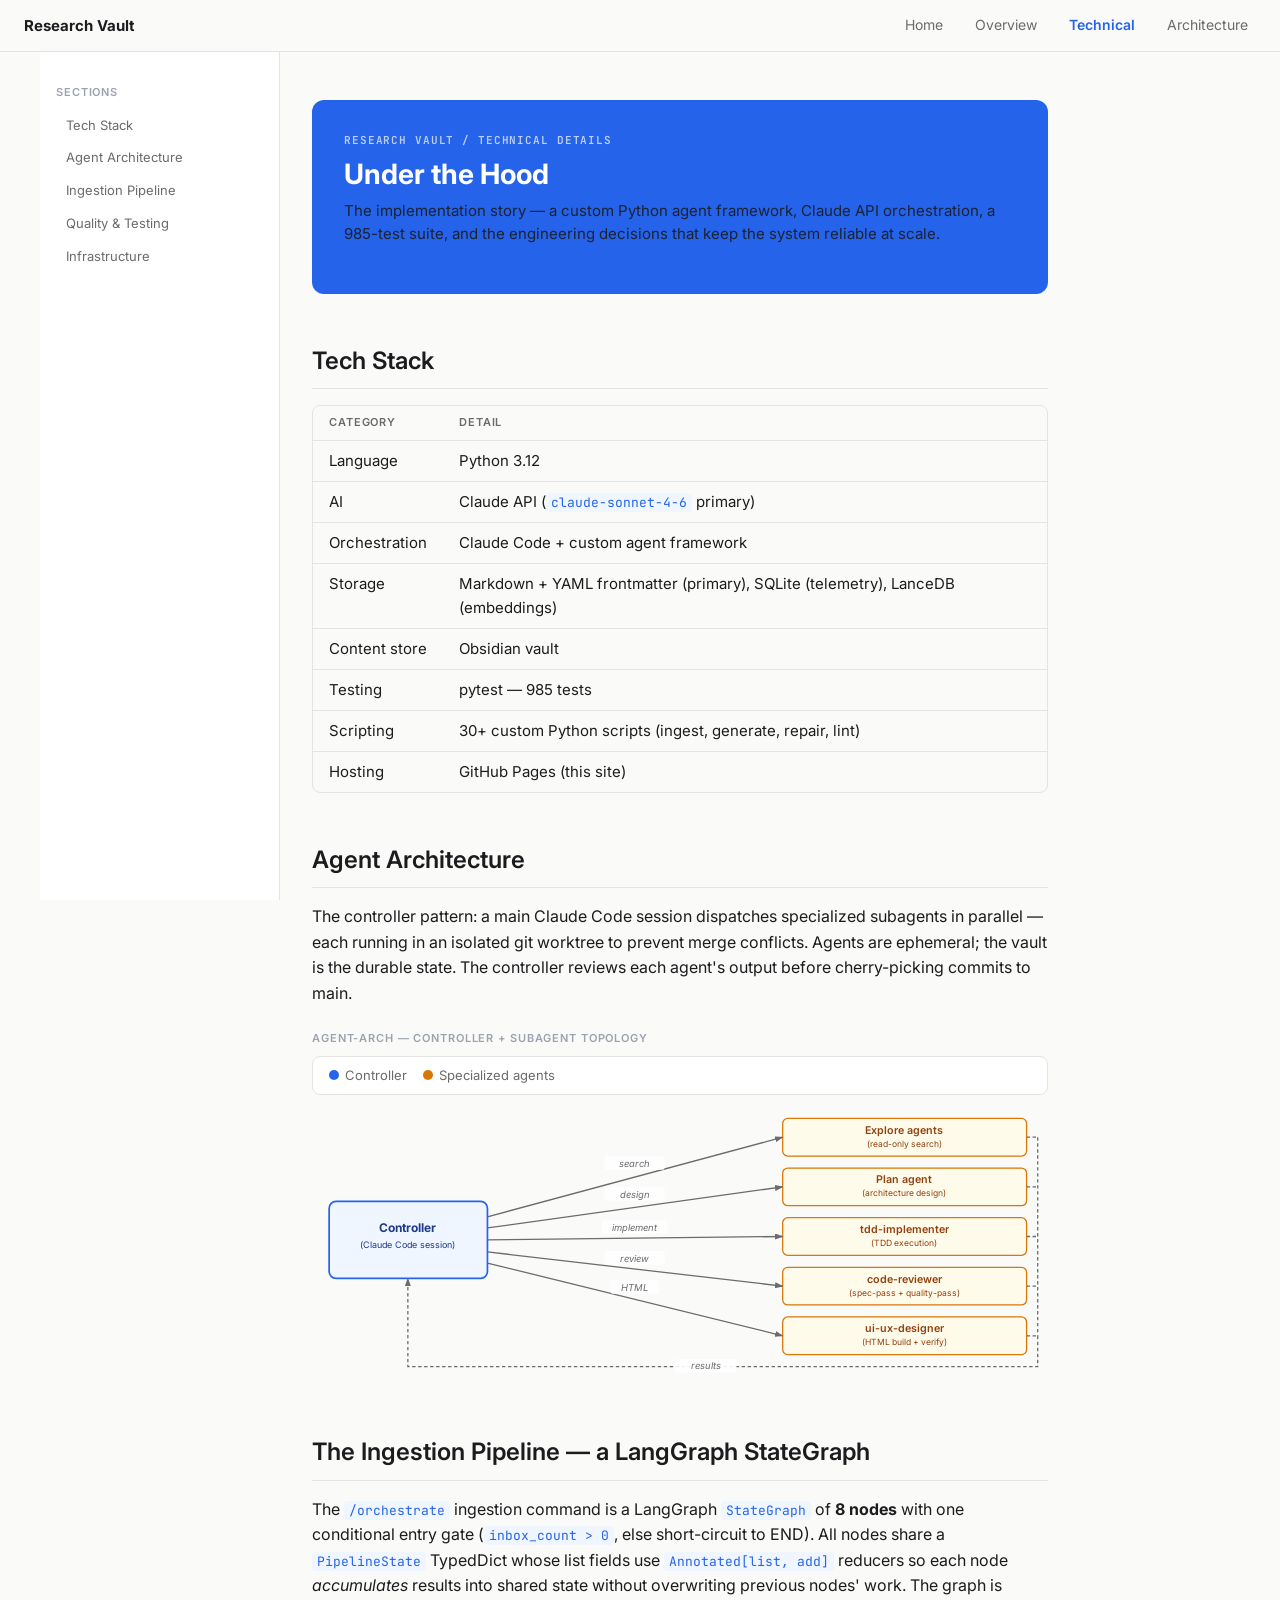
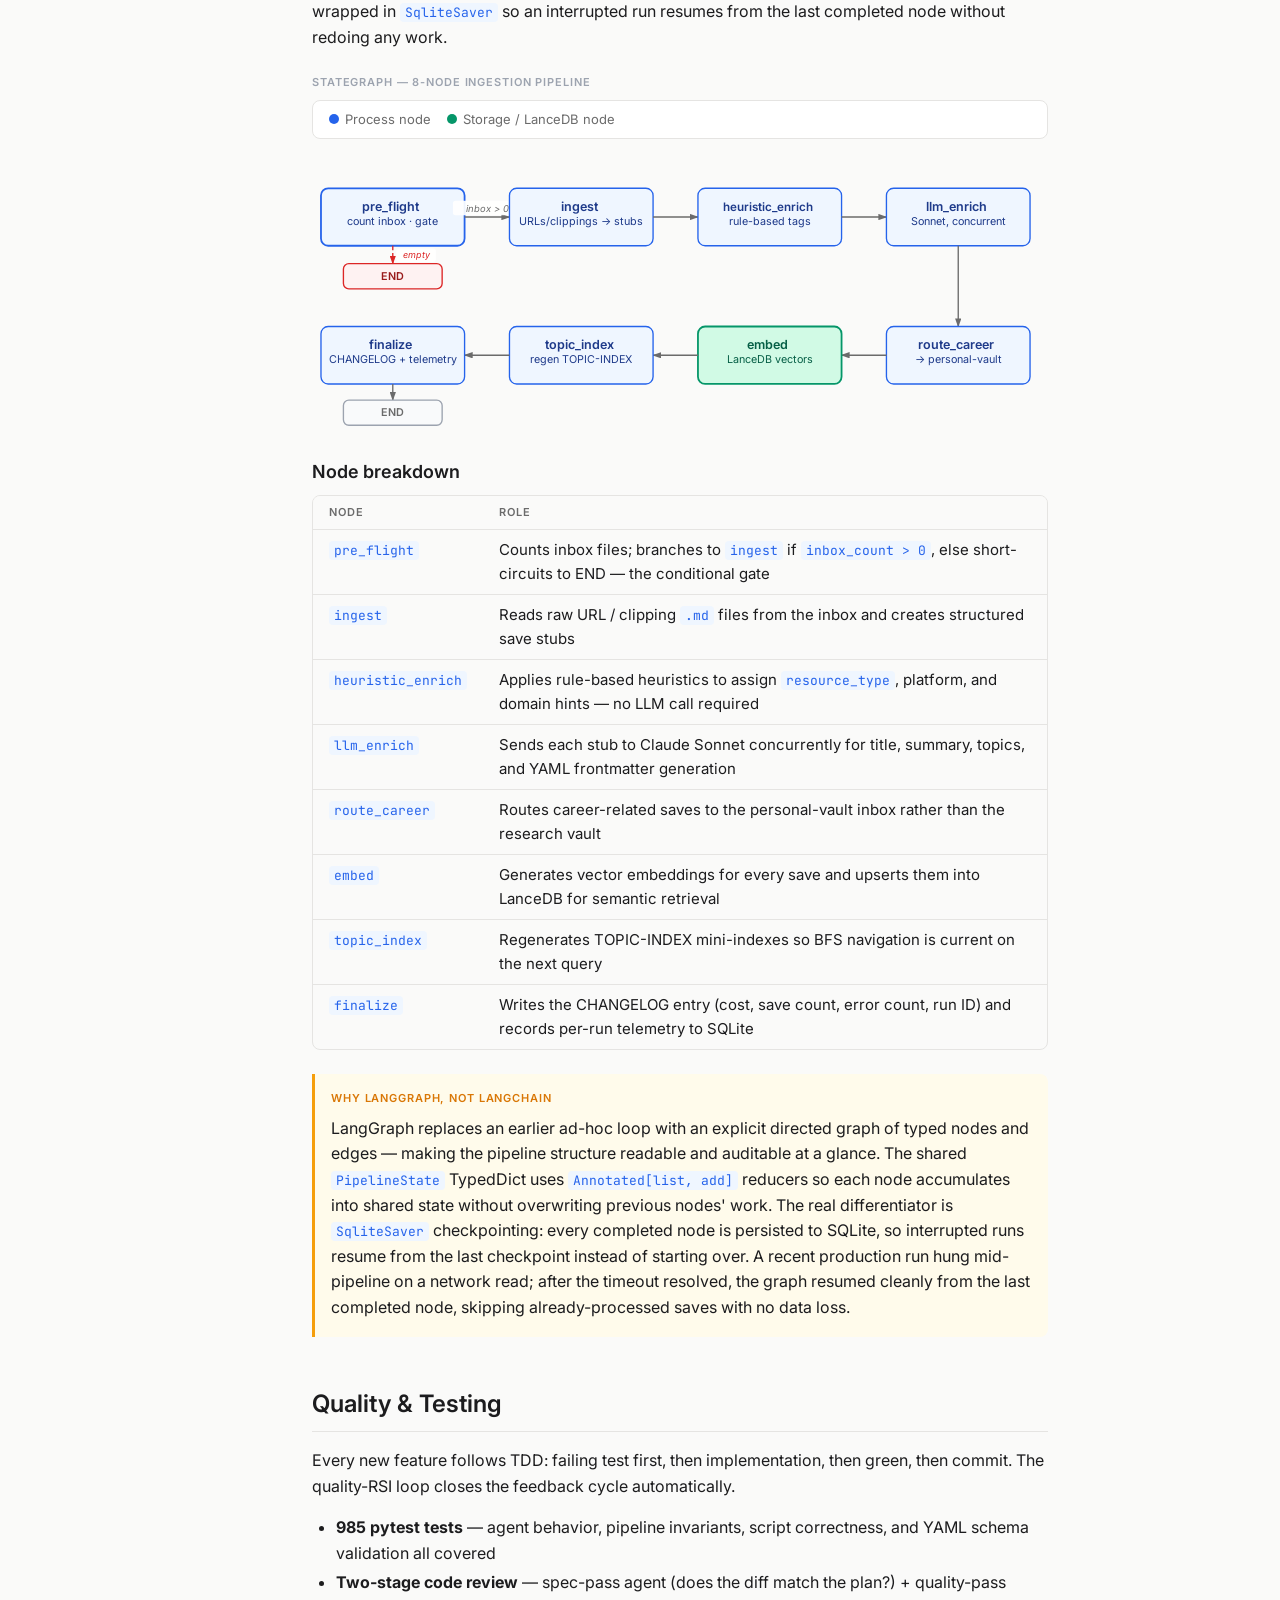
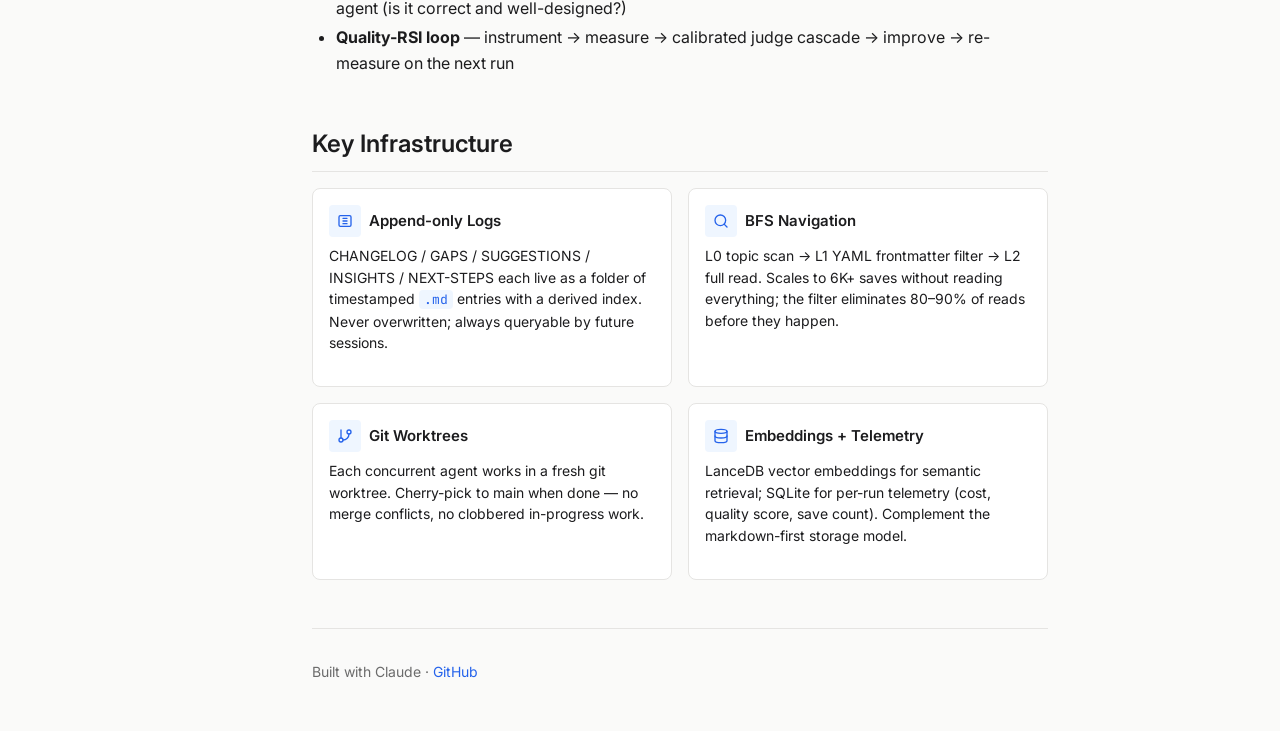
<file: technical.html>
<!DOCTYPE html>
<html lang="en">
<head>
  <meta charset="UTF-8">
  <meta name="viewport" content="width=device-width, initial-scale=1.0">
  <title>Technical Details — Research Vault</title>

  <!--
    External dependencies:
    - Google Fonts: Inter (400,600,700) + JetBrains Mono — DESIGN.md typography
    - assets/shared.css  — DESIGN.md tokens, two-column layout, sidebar, nav, hero, table, card, callout, footer
    - assets/nav.js — injects site-nav at document.body, sets .active on current page, IntersectionObserver TOC
    Note: Mermaid removed 2026-06-27; both diagrams replaced with hand-authored inline SVG.
  -->
  <link rel="preconnect" href="https://fonts.googleapis.com">
  <link rel="preconnect" href="https://fonts.gstatic.com" crossorigin>
  <link href="https://fonts.googleapis.com/css2?family=Inter:wght@400;600;700&family=JetBrains+Mono&display=swap" rel="stylesheet">
  <link rel="stylesheet" href="assets/shared.css">
  <script defer src="assets/nav.js"></script>

  <style>
    /* ── Page-specific overrides for technical.html ── */

    /* Sections get scroll-margin to clear the injected sticky site-nav (52px) */
    section { scroll-margin-top: 68px; }

    /* ── Table wrapper ── */
    .table-wrap {
      overflow-x: auto;
      border: 1px solid var(--c-border);
      border-radius: var(--r-md);
      margin-bottom: var(--sp-md);
    }
    .table-wrap table { margin: 0; }

    /* ── Diagram label + legend ── */
    .diagram-label {
      font-size: 0.6875rem;
      font-weight: 600;
      letter-spacing: 0.08em;
      text-transform: uppercase;
      color: var(--c-text-muted);
      margin-bottom: var(--sp-sm);
      display: block;
    }

    .tier-legend {
      display: flex;
      flex-wrap: wrap;
      gap: var(--sp-md);
      font-size: 0.8125rem;
      color: var(--c-text-sec);
      background: var(--c-surface);
      border: 1px solid var(--c-border);
      border-radius: var(--r-md);
      padding: var(--sp-sm) var(--sp-md);
      margin-bottom: var(--sp-sm);
    }
    .legend-item { display: flex; align-items: center; gap: 6px; }
    .dot { width: 10px; height: 10px; border-radius: 50%; flex-shrink: 0; }
    .dot-blue  { background: var(--c-accent); }
    .dot-amber { background: var(--c-warm); }
    .dot-muted { background: var(--c-text-muted); }
    .dot-green { background: var(--c-success); }

    /* ── Infrastructure 2×2 card grid ── */
    .infra-grid {
      display: grid;
      grid-template-columns: repeat(2, 1fr);
      gap: var(--sp-md);
      margin-top: var(--sp-md);
    }

    .infra-card {
      background: var(--c-surface);
      border: 1px solid var(--c-border);
      border-radius: var(--r-md);
      padding: var(--sp-md);
      transition: border-color 150ms ease;
      cursor: default;
    }
    .infra-card:hover { border-color: var(--c-accent); }

    .infra-card-header {
      display: flex;
      align-items: center;
      gap: var(--sp-sm);
      margin-bottom: var(--sp-sm);
    }

    /* SVG icon badge — replaces emoji per DESIGN.md Icon System rule */
    .infra-icon {
      width: 32px;
      height: 32px;
      background: var(--c-tag-bg);
      border-radius: var(--r-sm);
      display: flex;
      align-items: center;
      justify-content: center;
      flex-shrink: 0;
      color: var(--c-accent);
    }
    .infra-icon svg {
      width: 16px;
      height: 16px;
      fill: none;
      stroke: currentColor;
      stroke-width: 2;
      stroke-linecap: round;
      stroke-linejoin: round;
    }

    .infra-title {
      font-weight: 600;
      font-size: 0.9375rem;
      color: var(--c-text);
    }

    .infra-desc {
      font-size: 0.875rem;
      color: var(--c-text-sec);
      line-height: 1.55;
    }

    /* ── Mobile & responsive overrides ── */
    @media (max-width: 800px) {
      .infra-grid { grid-template-columns: 1fr 1fr; }
      .tier-legend { flex-direction: column; gap: var(--sp-sm); }
    }
    @media (max-width: 480px) {
      .infra-grid { grid-template-columns: 1fr; }
    }

    /* Reduced motion */
    @media (prefers-reduced-motion: reduce) {
      html { scroll-behavior: auto; }
    }
  </style>
</head>
<body data-page="technical">

  <!-- Mobile navigation — visible ≤800px; sticky below injected site-nav (top: 52px) -->
  <details class="mobile-nav" aria-label="Page sections">
    <summary>Contents</summary>
    <ul class="mobile-nav-list">
      <li><a href="#tech-stack">Tech Stack</a></li>
      <li><a href="#agent-architecture">Agent Architecture</a></li>
      <li><a href="#orchestrate-pipeline">Ingestion Pipeline</a></li>
      <li><a href="#quality-testing">Quality &amp; Testing</a></li>
      <li><a href="#infrastructure">Infrastructure</a></li>
    </ul>
  </details>

  <div class="layout">

    <!-- Sidebar TOC — desktop only (hidden ≤800px via shared.css) -->
    <aside class="sidebar" aria-label="Table of contents">
      <span class="sidebar-label">Sections</span>
      <ul class="toc" role="list">
        <li><a href="#tech-stack">Tech Stack</a></li>
        <li><a href="#agent-architecture">Agent Architecture</a></li>
        <li><a href="#orchestrate-pipeline">Ingestion Pipeline</a></li>
        <li><a href="#quality-testing">Quality &amp; Testing</a></li>
        <li><a href="#infrastructure">Infrastructure</a></li>
      </ul>
    </aside>

    <!-- Main content -->
    <main class="content" id="main-content">

      <!-- Hero banner — DESIGN.md briefing-hero component -->
      <header class="page-hero">
        <span class="hero-breadcrumb">Research Vault / Technical Details</span>
        <h1>Under the Hood</h1>
        <p class="hero-subtitle">
          The implementation story — a custom Python agent framework, Claude API orchestration,
          a 985-test suite, and the engineering decisions that keep the system reliable at scale.
        </p>
      </header>

      <!-- ──────────────────────────────────────────────────────────────
           Section 1 — Tech Stack
      ─────────────────────────────────────────────────────────────── -->
      <section id="tech-stack" aria-labelledby="h-tech-stack">
        <h2 id="h-tech-stack">Tech Stack</h2>

        <div class="table-wrap" role="region" aria-label="Tech stack table">
          <table>
            <thead>
              <tr>
                <th>Category</th>
                <th>Detail</th>
              </tr>
            </thead>
            <tbody>
              <tr>
                <td>Language</td>
                <td>Python 3.12</td>
              </tr>
              <tr>
                <td>AI</td>
                <td>Claude API (<code>claude-sonnet-4-6</code> primary)</td>
              </tr>
              <tr>
                <td>Orchestration</td>
                <td>Claude Code + custom agent framework</td>
              </tr>
              <tr>
                <td>Storage</td>
                <td>Markdown + YAML frontmatter (primary), SQLite (telemetry), LanceDB (embeddings)</td>
              </tr>
              <tr>
                <td>Content store</td>
                <td>Obsidian vault</td>
              </tr>
              <tr>
                <td>Testing</td>
                <td>pytest — 985 tests</td>
              </tr>
              <tr>
                <td>Scripting</td>
                <td>30+ custom Python scripts (ingest, generate, repair, lint)</td>
              </tr>
              <tr>
                <td>Hosting</td>
                <td>GitHub Pages (this site)</td>
              </tr>
            </tbody>
          </table>
        </div>
      </section>

      <!-- ──────────────────────────────────────────────────────────────
           Section 2 — Agent Architecture
      ─────────────────────────────────────────────────────────────── -->
      <section id="agent-architecture" aria-labelledby="h-agent-architecture">
        <h2 id="h-agent-architecture">Agent Architecture</h2>
        <p>
          The controller pattern: a main Claude Code session dispatches specialized
          subagents in parallel — each running in an isolated git worktree to prevent
          merge conflicts. Agents are ephemeral; the vault is the durable state. The
          controller reviews each agent's output before cherry-picking commits to main.
        </p>

        <div class="diagram-block" role="img" aria-label="Agent architecture: controller dispatches five specialized agents (Explore, Plan, TDD, code-reviewer, ui-ux-designer) and collects results">
          <span class="diagram-label">AGENT-ARCH — Controller + subagent topology</span>
          <div class="tier-legend" aria-hidden="true">
            <span class="legend-item"><span class="dot dot-blue"></span>Controller</span>
            <span class="legend-item"><span class="dot dot-amber"></span>Specialized agents</span>
          </div>
          <!-- Hand-authored inline SVG — no Mermaid dependency -->
          <!-- viewBox 860×330; DESIGN.md tokens: blue=#EFF6FF/#2563EB/#1E3A8A, amber=#FFFBEB/#D97706/#92400E -->
          <svg viewBox="0 0 860 330" width="100%" role="img" aria-label="Agent architecture: Controller dispatches five specialized subagents via labeled edges and collects results via a dashed return path" xmlns="http://www.w3.org/2000/svg" style="display:block;">
            <defs>
              <!-- Gray arrowhead, 10×7 user-space units; tip 1 unit past path end -->
              <marker id="arch-ah" markerWidth="10" markerHeight="7" refX="9" refY="3.5" orient="auto" markerUnits="userSpaceOnUse">
                <polygon points="0 0, 10 3.5, 0 7" fill="#6B6B6B"/>
              </marker>
            </defs>

            <!-- Controller (blue: #EFF6FF/#2563EB/#1E3A8A) — center (112, 160) -->
            <rect x="20" y="115" width="185" height="90" rx="8" fill="#EFF6FF" stroke="#2563EB" stroke-width="2"/>
            <text x="112" y="151" text-anchor="middle" font-family="Inter, system-ui, sans-serif" font-size="14" font-weight="700" fill="#1E3A8A">Controller</text>
            <text x="112" y="169" text-anchor="middle" font-family="Inter, system-ui, sans-serif" font-size="10.5" fill="#1E3A8A">(Claude Code session)</text>

            <!-- Agent nodes (amber: #FFFBEB/#D97706/#92400E) — x=550, width=285 -->
            <!-- A1: Explore agents, box y=18–62, center y=40 -->
            <rect x="550" y="18" width="285" height="44" rx="6" fill="#FFFBEB" stroke="#D97706" stroke-width="1.5"/>
            <text x="692" y="36" text-anchor="middle" font-family="Inter, system-ui, sans-serif" font-size="12.5" font-weight="600" fill="#92400E">Explore agents</text>
            <text x="692" y="51" text-anchor="middle" font-family="Inter, system-ui, sans-serif" font-size="10" fill="#92400E">(read-only search)</text>

            <!-- A2: Plan agent, box y=76–120, center y=98 -->
            <rect x="550" y="76" width="285" height="44" rx="6" fill="#FFFBEB" stroke="#D97706" stroke-width="1.5"/>
            <text x="692" y="94" text-anchor="middle" font-family="Inter, system-ui, sans-serif" font-size="12.5" font-weight="600" fill="#92400E">Plan agent</text>
            <text x="692" y="109" text-anchor="middle" font-family="Inter, system-ui, sans-serif" font-size="10" fill="#92400E">(architecture design)</text>

            <!-- A3: tdd-implementer, box y=134–178, center y=156 -->
            <rect x="550" y="134" width="285" height="44" rx="6" fill="#FFFBEB" stroke="#D97706" stroke-width="1.5"/>
            <text x="692" y="152" text-anchor="middle" font-family="Inter, system-ui, sans-serif" font-size="12.5" font-weight="600" fill="#92400E">tdd-implementer</text>
            <text x="692" y="167" text-anchor="middle" font-family="Inter, system-ui, sans-serif" font-size="10" fill="#92400E">(TDD execution)</text>

            <!-- A4: code-reviewer, box y=192–236, center y=214 -->
            <rect x="550" y="192" width="285" height="44" rx="6" fill="#FFFBEB" stroke="#D97706" stroke-width="1.5"/>
            <text x="692" y="210" text-anchor="middle" font-family="Inter, system-ui, sans-serif" font-size="12.5" font-weight="600" fill="#92400E">code-reviewer</text>
            <text x="692" y="225" text-anchor="middle" font-family="Inter, system-ui, sans-serif" font-size="10" fill="#92400E">(spec-pass + quality-pass)</text>

            <!-- A5: ui-ux-designer, box y=250–294, center y=272 -->
            <rect x="550" y="250" width="285" height="44" rx="6" fill="#FFFBEB" stroke="#D97706" stroke-width="1.5"/>
            <text x="692" y="268" text-anchor="middle" font-family="Inter, system-ui, sans-serif" font-size="12.5" font-weight="600" fill="#92400E">ui-ux-designer</text>
            <text x="692" y="283" text-anchor="middle" font-family="Inter, system-ui, sans-serif" font-size="10" fill="#92400E">(HTML build + verify)</text>

            <!-- Forward dispatch arrows (solid): CTL right edge (x=205) fanned over y=133..187 → agents (x=550) -->
            <!-- White label rects placed above each arrow line for legibility -->

            <!-- CTL → Explore: "search", fan y=133 → agent y=40 -->
            <line x1="205" y1="133" x2="550" y2="40" stroke="#6B6B6B" stroke-width="1.5" marker-end="url(#arch-ah)"/>
            <rect x="342" y="62" width="70" height="16" rx="3" fill="#FFFFFF" fill-opacity="0.9"/>
            <text x="377" y="75" text-anchor="middle" font-family="Inter, system-ui, sans-serif" font-size="11" font-style="italic" fill="#6B6B6B">search</text>

            <!-- CTL → Plan: "design", fan y=146 → agent y=98 -->
            <line x1="205" y1="146" x2="550" y2="98" stroke="#6B6B6B" stroke-width="1.5" marker-end="url(#arch-ah)"/>
            <rect x="342" y="98" width="70" height="16" rx="3" fill="#FFFFFF" fill-opacity="0.9"/>
            <text x="377" y="111" text-anchor="middle" font-family="Inter, system-ui, sans-serif" font-size="11" font-style="italic" fill="#6B6B6B">design</text>

            <!-- CTL → TDD: "implement", fan y=160 → agent y=156 (near-horizontal) -->
            <line x1="205" y1="160" x2="550" y2="156" stroke="#6B6B6B" stroke-width="1.5" marker-end="url(#arch-ah)"/>
            <rect x="339" y="137" width="76" height="16" rx="3" fill="#FFFFFF" fill-opacity="0.9"/>
            <text x="377" y="150" text-anchor="middle" font-family="Inter, system-ui, sans-serif" font-size="11" font-style="italic" fill="#6B6B6B">implement</text>

            <!-- CTL → code-reviewer: "review", fan y=174 → agent y=214 -->
            <line x1="205" y1="174" x2="550" y2="214" stroke="#6B6B6B" stroke-width="1.5" marker-end="url(#arch-ah)"/>
            <rect x="342" y="173" width="70" height="16" rx="3" fill="#FFFFFF" fill-opacity="0.9"/>
            <text x="377" y="186" text-anchor="middle" font-family="Inter, system-ui, sans-serif" font-size="11" font-style="italic" fill="#6B6B6B">review</text>

            <!-- CTL → ui-ux-designer: "HTML", fan y=187 → agent y=272 -->
            <line x1="205" y1="187" x2="550" y2="272" stroke="#6B6B6B" stroke-width="1.5" marker-end="url(#arch-ah)"/>
            <rect x="349" y="207" width="56" height="16" rx="3" fill="#FFFFFF" fill-opacity="0.9"/>
            <text x="377" y="220" text-anchor="middle" font-family="Inter, system-ui, sans-serif" font-size="11" font-style="italic" fill="#6B6B6B">HTML</text>

            <!-- Return path (dashed): agents → Controller -->
            <!-- Short horizontal tails from each agent right edge (x=835) to collection bar (x=848) -->
            <line x1="835" y1="40"  x2="848" y2="40"  stroke="#6B6B6B" stroke-width="1.5" stroke-dasharray="4,3"/>
            <line x1="835" y1="98"  x2="848" y2="98"  stroke="#6B6B6B" stroke-width="1.5" stroke-dasharray="4,3"/>
            <line x1="835" y1="156" x2="848" y2="156" stroke="#6B6B6B" stroke-width="1.5" stroke-dasharray="4,3"/>
            <line x1="835" y1="214" x2="848" y2="214" stroke="#6B6B6B" stroke-width="1.5" stroke-dasharray="4,3"/>
            <line x1="835" y1="272" x2="848" y2="272" stroke="#6B6B6B" stroke-width="1.5" stroke-dasharray="4,3"/>
            <!-- Vertical collection bar -->
            <line x1="848" y1="40" x2="848" y2="272" stroke="#6B6B6B" stroke-width="1.5" stroke-dasharray="4,3"/>
            <!-- Sweep: down to y=308, left to CTL bottom center (112, 205) -->
            <path d="M 848 272 L 848 308 L 112 308 L 112 205" stroke="#6B6B6B" stroke-width="1.5" stroke-dasharray="4,3" fill="none" marker-end="url(#arch-ah)"/>
            <!-- "results" label on the return sweep -->
            <rect x="424" y="299" width="72" height="16" rx="3" fill="#FFFFFF" fill-opacity="0.9"/>
            <text x="460" y="311" text-anchor="middle" font-family="Inter, system-ui, sans-serif" font-size="11" font-style="italic" fill="#6B6B6B">results</text>
          </svg>
        </div>
      </section>

      <!-- ──────────────────────────────────────────────────────────────
           Section 3 — Ingestion Pipeline (LangGraph StateGraph)
      ─────────────────────────────────────────────────────────────── -->
      <section id="orchestrate-pipeline" aria-labelledby="h-orchestrate-pipeline">
        <h2 id="h-orchestrate-pipeline">The Ingestion Pipeline — a LangGraph StateGraph</h2>
        <p>
          The <code>/orchestrate</code> ingestion command is a LangGraph <code>StateGraph</code>
          of <strong>8 nodes</strong> with one conditional entry gate (<code>inbox_count &gt; 0</code>,
          else short-circuit to END). All nodes share a <code>PipelineState</code> TypedDict whose
          list fields use <code>Annotated[list, add]</code> reducers so each node
          <em>accumulates</em> results into shared state without overwriting previous nodes' work.
          The graph is wrapped in <code>SqliteSaver</code> so an interrupted run resumes from the
          last completed node without redoing any work.
        </p>

        <div class="diagram-block">
          <span class="diagram-label">STATEGRAPH — 8-node ingestion pipeline</span>
          <div class="tier-legend" aria-hidden="true">
            <span class="legend-item"><span class="dot dot-blue"></span>Process node</span>
            <span class="legend-item"><span class="dot dot-green"></span>Storage / LanceDB node</span>
          </div>
          <!-- 8-node LangGraph StateGraph — 2-row snake layout matching overview.html Content Flow idiom.
               Row 1 L→R: pre_flight → ingest → heuristic_enrich → llm_enrich.
               Down-connector at right column (x=720). Row 2 R→L: route_career → embed (green/LanceDB) → topic_index → finalize.
               Conditional END (red/dashed) hangs below pre_flight for the empty-inbox short-circuit.
               Final END (muted) hangs below finalize for successful completion.
               Node geometry mirrors overview.html: width=160, col-x=10/220/430/640, gap=50px. -->
          <svg viewBox="0 0 820 320" width="100%" role="img"
               aria-label="LangGraph StateGraph: 8-node ingestion pipeline. Row 1 left to right: pre_flight entry gate (branches inbox-count-greater-than-zero to ingest, or empty to END), ingest, heuristic_enrich, llm_enrich. Connector down on right. Row 2 right to left: route_career, embed LanceDB vectors green storage node, topic_index, finalize. Final END below finalize."
               xmlns="http://www.w3.org/2000/svg" style="display:block;">
            <defs>
              <!-- Gray arrowhead — main pipeline flow -->
              <marker id="lg-ah" markerWidth="10" markerHeight="7" refX="9" refY="3.5" orient="auto" markerUnits="userSpaceOnUse">
                <polygon points="0 0, 10 3.5, 0 7" fill="#6B6B6B"/>
              </marker>
              <!-- Red arrowhead — empty-inbox short-circuit branch -->
              <marker id="lg-ah-red" markerWidth="10" markerHeight="7" refX="9" refY="3.5" orient="auto" markerUnits="userSpaceOnUse">
                <polygon points="0 0, 10 3.5, 0 7" fill="#DC2626"/>
              </marker>
            </defs>

            <!-- ── ROW 1 (left → right, y=46..110, center_y=78) ── -->

            <!-- 1. pre_flight (entry gate — bold stroke signals it's the conditional gate) cx=90, cy=78 -->
            <rect x="10" y="46" width="160" height="64" rx="8" fill="#EFF6FF" stroke="#2563EB" stroke-width="2"/>
            <text text-anchor="middle" font-family="Inter, system-ui, sans-serif" fill="#1E3A8A">
              <tspan x="90" y="71" font-size="14" font-weight="600">pre_flight</tspan>
              <tspan x="90" y="87" font-size="12">count inbox · gate</tspan>
            </text>

            <!-- Edge: pre_flight → ingest (main flow, labeled "inbox > 0") -->
            <line x1="170" y1="78" x2="220" y2="78" stroke="#6B6B6B" stroke-width="1.5" marker-end="url(#lg-ah)"/>
            <rect x="157" y="60" width="76" height="16" rx="3" fill="#FFFFFF" fill-opacity="0.92"/>
            <text x="195" y="72" text-anchor="middle" font-family="Inter, system-ui, sans-serif" font-size="10.5" font-style="italic" fill="#6B6B6B">inbox &gt; 0</text>

            <!-- 2. ingest (blue) cx=300, cy=78 -->
            <rect x="220" y="46" width="160" height="64" rx="8" fill="#EFF6FF" stroke="#2563EB" stroke-width="1.5"/>
            <text text-anchor="middle" font-family="Inter, system-ui, sans-serif" fill="#1E3A8A">
              <tspan x="300" y="71" font-size="14" font-weight="600">ingest</tspan>
              <tspan x="300" y="87" font-size="12">URLs/clippings &#x2192; stubs</tspan>
            </text>

            <!-- Edge: ingest → heuristic_enrich -->
            <line x1="380" y1="78" x2="430" y2="78" stroke="#6B6B6B" stroke-width="1.5" marker-end="url(#lg-ah)"/>

            <!-- 3. heuristic_enrich (blue) cx=510, cy=78 — font-size 13 to fit longer name -->
            <rect x="430" y="46" width="160" height="64" rx="8" fill="#EFF6FF" stroke="#2563EB" stroke-width="1.5"/>
            <text text-anchor="middle" font-family="Inter, system-ui, sans-serif" fill="#1E3A8A">
              <tspan x="510" y="71" font-size="13" font-weight="600">heuristic_enrich</tspan>
              <tspan x="510" y="87" font-size="12">rule-based tags</tspan>
            </text>

            <!-- Edge: heuristic_enrich → llm_enrich -->
            <line x1="590" y1="78" x2="640" y2="78" stroke="#6B6B6B" stroke-width="1.5" marker-end="url(#lg-ah)"/>

            <!-- 4. llm_enrich (blue) cx=720, cy=78 -->
            <rect x="640" y="46" width="160" height="64" rx="8" fill="#EFF6FF" stroke="#2563EB" stroke-width="1.5"/>
            <text text-anchor="middle" font-family="Inter, system-ui, sans-serif" fill="#1E3A8A">
              <tspan x="720" y="71" font-size="14" font-weight="600">llm_enrich</tspan>
              <tspan x="720" y="87" font-size="12">Sonnet, concurrent</tspan>
            </text>

            <!-- Down-connector: llm_enrich bottom (720,110) → route_career top (720,200) — snake turn -->
            <line x1="720" y1="110" x2="720" y2="200" stroke="#6B6B6B" stroke-width="1.5" marker-end="url(#lg-ah)"/>

            <!-- ── ROW 2 (right → left, y=200..264, center_y=232) ── -->

            <!-- 5. route_career (blue) cx=720, cy=232 -->
            <rect x="640" y="200" width="160" height="64" rx="8" fill="#EFF6FF" stroke="#2563EB" stroke-width="1.5"/>
            <text text-anchor="middle" font-family="Inter, system-ui, sans-serif" fill="#1E3A8A">
              <tspan x="720" y="225" font-size="14" font-weight="600">route_career</tspan>
              <tspan x="720" y="241" font-size="12">&#x2192; personal-vault</tspan>
            </text>

            <!-- Edge: route_career → embed (going left; orient="auto" on marker rotates arrowhead 180°) -->
            <line x1="640" y1="232" x2="590" y2="232" stroke="#6B6B6B" stroke-width="1.5" marker-end="url(#lg-ah)"/>

            <!-- 6. embed (green — LanceDB storage node) cx=510, cy=232 — bold stroke + green palette -->
            <rect x="430" y="200" width="160" height="64" rx="8" fill="#D1FAE5" stroke="#059669" stroke-width="2"/>
            <text text-anchor="middle" font-family="Inter, system-ui, sans-serif" fill="#065F46">
              <tspan x="510" y="225" font-size="14" font-weight="600">embed</tspan>
              <tspan x="510" y="241" font-size="12">LanceDB vectors</tspan>
            </text>

            <!-- Edge: embed → topic_index (going left) -->
            <line x1="430" y1="232" x2="380" y2="232" stroke="#6B6B6B" stroke-width="1.5" marker-end="url(#lg-ah)"/>

            <!-- 7. topic_index (blue) cx=300, cy=232 -->
            <rect x="220" y="200" width="160" height="64" rx="8" fill="#EFF6FF" stroke="#2563EB" stroke-width="1.5"/>
            <text text-anchor="middle" font-family="Inter, system-ui, sans-serif" fill="#1E3A8A">
              <tspan x="300" y="225" font-size="14" font-weight="600">topic_index</tspan>
              <tspan x="300" y="241" font-size="12">regen TOPIC-INDEX</tspan>
            </text>

            <!-- Edge: topic_index → finalize (going left) -->
            <line x1="220" y1="232" x2="170" y2="232" stroke="#6B6B6B" stroke-width="1.5" marker-end="url(#lg-ah)"/>

            <!-- 8. finalize (blue) cx=90, cy=232 -->
            <rect x="10" y="200" width="160" height="64" rx="8" fill="#EFF6FF" stroke="#2563EB" stroke-width="1.5"/>
            <text text-anchor="middle" font-family="Inter, system-ui, sans-serif" fill="#1E3A8A">
              <tspan x="90" y="225" font-size="14" font-weight="600">finalize</tspan>
              <tspan x="90" y="241" font-size="12">CHANGELOG + telemetry</tspan>
            </text>

            <!-- ── Conditional END — empty inbox short-circuit from pre_flight ── -->
            <!-- Dashed red branch descends from pre_flight bottom-center (90, 110) -->
            <line x1="90" y1="110" x2="90" y2="130" stroke="#DC2626" stroke-width="1.5" stroke-dasharray="5,3" marker-end="url(#lg-ah-red)"/>
            <!-- "empty" label sits to the right of the dashed line on a white-bg rect -->
            <rect x="94" y="113" width="44" height="15" rx="3" fill="#FFFFFF" fill-opacity="0.92"/>
            <text x="116" y="124" text-anchor="middle" font-family="Inter, system-ui, sans-serif" font-size="10" font-style="italic" fill="#DC2626">empty</text>
            <!-- END terminal — conditional short-circuit (red palette) -->
            <rect x="35" y="130" width="110" height="28" rx="6" fill="#FEF2F2" stroke="#DC2626" stroke-width="1.5"/>
            <text x="90" y="148" text-anchor="middle" font-family="Inter, system-ui, sans-serif" font-size="12" font-weight="600" fill="#991B1B">END</text>

            <!-- ── Final END — successful pipeline completion from finalize ── -->
            <!-- Arrow descends from finalize bottom-center (90, 264) -->
            <line x1="90" y1="264" x2="90" y2="282" stroke="#6B6B6B" stroke-width="1.5" marker-end="url(#lg-ah)"/>
            <!-- END terminal — normal completion (muted palette) -->
            <rect x="35" y="282" width="110" height="28" rx="6" fill="#F9FAFB" stroke="#9CA3AF" stroke-width="1.5"/>
            <text x="90" y="300" text-anchor="middle" font-family="Inter, system-ui, sans-serif" font-size="12" font-weight="600" fill="#6B6B6B">END</text>
          </svg>
        </div>

        <h3>Node breakdown</h3>
        <div class="table-wrap" role="region" aria-label="LangGraph pipeline node breakdown">
          <table>
            <thead>
              <tr>
                <th>Node</th>
                <th>Role</th>
              </tr>
            </thead>
            <tbody>
              <tr>
                <td><code>pre_flight</code></td>
                <td>Counts inbox files; branches to <code>ingest</code> if <code>inbox_count &gt; 0</code>, else short-circuits to END — the conditional gate</td>
              </tr>
              <tr>
                <td><code>ingest</code></td>
                <td>Reads raw URL / clipping <code>.md</code> files from the inbox and creates structured save stubs</td>
              </tr>
              <tr>
                <td><code>heuristic_enrich</code></td>
                <td>Applies rule-based heuristics to assign <code>resource_type</code>, platform, and domain hints — no LLM call required</td>
              </tr>
              <tr>
                <td><code>llm_enrich</code></td>
                <td>Sends each stub to Claude Sonnet concurrently for title, summary, topics, and YAML frontmatter generation</td>
              </tr>
              <tr>
                <td><code>route_career</code></td>
                <td>Routes career-related saves to the personal-vault inbox rather than the research vault</td>
              </tr>
              <tr>
                <td><code>embed</code></td>
                <td>Generates vector embeddings for every save and upserts them into LanceDB for semantic retrieval</td>
              </tr>
              <tr>
                <td><code>topic_index</code></td>
                <td>Regenerates TOPIC-INDEX mini-indexes so BFS navigation is current on the next query</td>
              </tr>
              <tr>
                <td><code>finalize</code></td>
                <td>Writes the CHANGELOG entry (cost, save count, error count, run ID) and records per-run telemetry to SQLite</td>
              </tr>
            </tbody>
          </table>
        </div>

        <div class="callout">
          <span class="callout-label">Why LangGraph, not LangChain</span>
          <p>
            LangGraph replaces an earlier ad-hoc loop with an explicit directed graph of typed nodes
            and edges — making the pipeline structure readable and auditable at a glance. The shared
            <code>PipelineState</code> TypedDict uses <code>Annotated[list, add]</code> reducers so
            each node accumulates into shared state without overwriting previous nodes' work. The real
            differentiator is <code>SqliteSaver</code> checkpointing: every completed node is persisted
            to SQLite, so interrupted runs resume from the last checkpoint instead of starting over. A
            recent production run hung mid-pipeline on a network read; after the timeout resolved, the
            graph resumed cleanly from the last completed node, skipping already-processed saves with
            no data loss.
          </p>
        </div>
      </section>

      <!-- ──────────────────────────────────────────────────────────────
           Section 4 — Quality & Testing
      ─────────────────────────────────────────────────────────────── -->
      <section id="quality-testing" aria-labelledby="h-quality-testing">
        <h2 id="h-quality-testing">Quality &amp; Testing</h2>
        <p>
          Every new feature follows TDD: failing test first, then implementation,
          then green, then commit. The quality-RSI loop closes the feedback cycle
          automatically.
        </p>
        <ul>
          <li>
            <strong>985 pytest tests</strong> — agent behavior, pipeline invariants,
            script correctness, and YAML schema validation all covered
          </li>
          <li>
            <strong>Two-stage code review</strong> — spec-pass agent (does the diff match
            the plan?) + quality-pass agent (is it correct and well-designed?)
          </li>
          <li>
            <strong>Quality-RSI loop</strong> — instrument &rarr; measure &rarr; calibrated
            judge cascade &rarr; improve &rarr; re-measure on the next run
          </li>
        </ul>
      </section>

      <!-- ──────────────────────────────────────────────────────────────
           Section 5 — Key Infrastructure
      ─────────────────────────────────────────────────────────────── -->
      <section id="infrastructure" aria-labelledby="h-infrastructure">
        <h2 id="h-infrastructure">Key Infrastructure</h2>

        <div class="infra-grid" role="list">

          <!-- Card 1 — Append-only Logs -->
          <article class="infra-card" role="listitem">
            <div class="infra-card-header">
              <!-- Log / document list icon (Lucide-style inline SVG) -->
              <span class="infra-icon" aria-hidden="true">
                <svg viewBox="0 0 24 24">
                  <path d="M9 12h6M9 16h6M9 8h6M5 20h14a2 2 0 0 0 2-2V6a2 2 0 0 0-2-2H5a2 2 0 0 0-2 2v12a2 2 0 0 0 2 2z"/>
                </svg>
              </span>
              <span class="infra-title">Append-only Logs</span>
            </div>
            <p class="infra-desc">
              CHANGELOG / GAPS / SUGGESTIONS / INSIGHTS / NEXT-STEPS each live as a
              folder of timestamped <code>.md</code> entries with a derived index.
              Never overwritten; always queryable by future sessions.
            </p>
          </article>

          <!-- Card 2 — BFS Navigation -->
          <article class="infra-card" role="listitem">
            <div class="infra-card-header">
              <!-- Layers / BFS scan icon -->
              <span class="infra-icon" aria-hidden="true">
                <svg viewBox="0 0 24 24">
                  <circle cx="11" cy="11" r="8"/>
                  <path d="m21 21-4.35-4.35"/>
                </svg>
              </span>
              <span class="infra-title">BFS Navigation</span>
            </div>
            <p class="infra-desc">
              L0 topic scan &rarr; L1 YAML frontmatter filter &rarr; L2 full read.
              Scales to 6K+ saves without reading everything; the filter eliminates
              80&ndash;90% of reads before they happen.
            </p>
          </article>

          <!-- Card 3 — Git Worktrees -->
          <article class="infra-card" role="listitem">
            <div class="infra-card-header">
              <!-- Git branch icon -->
              <span class="infra-icon" aria-hidden="true">
                <svg viewBox="0 0 24 24">
                  <line x1="6" y1="3" x2="6" y2="15"/>
                  <circle cx="18" cy="6" r="3"/>
                  <circle cx="6" cy="18" r="3"/>
                  <path d="M18 9a9 9 0 0 1-9 9"/>
                </svg>
              </span>
              <span class="infra-title">Git Worktrees</span>
            </div>
            <p class="infra-desc">
              Each concurrent agent works in a fresh git worktree.
              Cherry-pick to main when done — no merge conflicts,
              no clobbered in-progress work.
            </p>
          </article>

          <!-- Card 4 — Embeddings + Telemetry -->
          <article class="infra-card" role="listitem">
            <div class="infra-card-header">
              <!-- Database / telemetry icon -->
              <span class="infra-icon" aria-hidden="true">
                <svg viewBox="0 0 24 24">
                  <ellipse cx="12" cy="5" rx="9" ry="3"/>
                  <path d="M21 12c0 1.66-4 3-9 3s-9-1.34-9-3"/>
                  <path d="M3 5v14c0 1.66 4 3 9 3s9-1.34 9-3V5"/>
                </svg>
              </span>
              <span class="infra-title">Embeddings + Telemetry</span>
            </div>
            <p class="infra-desc">
              LanceDB vector embeddings for semantic retrieval; SQLite for per-run
              telemetry (cost, quality score, save count). Complement the
              markdown-first storage model.
            </p>
          </article>

        </div>
      </section>

      <!-- Footer -->
      <footer class="page-footer">
        Built with Claude &middot; <a href="https://github.com/allstoncodes/research-vault-showcase">GitHub</a>
      </footer>

    </main>
  </div>

</body>
</html>
</file>
<file: assets/shared.css>
/* shared.css — design tokens + layout for Research Vault showcase pages */
:root {
  --c-bg: #FAFAF9; --c-surface: #FFFFFF; --c-border: #E5E4E2;
  --c-text: #1C1C1E; --c-text-sec: #6B6B6B; --c-text-muted: #9CA3AF;
  --c-accent: #2563EB; --c-warm: #D97706; --c-success: #059669; --c-danger: #DC2626;
  --c-tag-bg: #EFF6FF; --c-callout-bg: #FFFBEB; --c-callout-bdr: #F59E0B;
  --c-code-bg: #1E1E2E; --c-code-text: #CDD6F4;
  --font-sans: 'Inter', system-ui, sans-serif;
  --font-mono: 'JetBrains Mono', 'Fira Code', monospace;
  --sp-xs: 4px; --sp-sm: 8px; --sp-md: 16px;
  --sp-lg: 24px; --sp-xl: 32px; --sp-xxl: 48px;
  --r-sm: 4px; --r-md: 8px; --r-lg: 12px; --r-xl: 16px;
  --sidebar-w: 240px; --max-article: 800px; --max-dashboard: 1200px;
}

*, *::before, *::after { box-sizing: border-box; margin: 0; padding: 0; }
html { scroll-behavior: smooth; }
body { font-family: var(--font-sans); background: var(--c-bg); color: var(--c-text); line-height: 1.6; }
a { color: var(--c-accent); text-decoration: none; }
a:hover { text-decoration: underline; }
code { font-family: var(--font-mono); font-size: 0.8125rem; background: var(--c-tag-bg); color: var(--c-accent); padding: 1px 5px; border-radius: var(--r-sm); }

/* Site nav — glassmorphic sticky top bar */
.site-nav {
  position: sticky; top: 0; z-index: 50;
  background: rgba(250,250,249,0.95);
  backdrop-filter: blur(8px); -webkit-backdrop-filter: blur(8px);
  border-bottom: 1px solid var(--c-border);
  padding: 0 var(--sp-lg);
  display: flex; align-items: center; gap: var(--sp-lg); height: 52px;
}
.site-nav-brand { font-weight: 700; font-size: 0.9375rem; color: var(--c-text); }
.site-nav-brand:hover { text-decoration: none; }
.site-nav-links { display: flex; gap: var(--sp-md); margin-left: auto; }
.site-nav-links a { font-size: 0.875rem; color: var(--c-text-sec); padding: 4px 8px; border-radius: var(--r-sm); }
.site-nav-links a:hover, .site-nav-links a.active { color: var(--c-accent); text-decoration: none; }
.site-nav-links a.active { font-weight: 600; }

/* Two-column layout */
.layout { display: flex; max-width: var(--max-dashboard); margin: 0 auto; min-height: 100vh; }

/* Sidebar */
.sidebar {
  width: var(--sidebar-w); flex-shrink: 0;
  position: sticky; top: 52px; height: calc(100vh - 52px); overflow-y: auto;
  background: var(--c-surface); border-right: 1px solid var(--c-border);
  padding: var(--sp-xl) var(--sp-md);
}
.sidebar-label {
  font-size: 0.6875rem; font-weight: 600; letter-spacing: 0.08em;
  text-transform: uppercase; color: var(--c-text-muted);
  display: block; margin-bottom: var(--sp-sm);
}
.toc { list-style: none; }
.toc li + li { margin-top: 2px; }
.toc a {
  display: block; font-size: 0.8125rem; color: var(--c-text-sec);
  padding: 5px var(--sp-sm); border-left: 2px solid transparent;
  border-radius: 0 var(--r-sm) var(--r-sm) 0;
  transition: color 150ms, background 150ms, border-color 150ms;
}
.toc a:hover, .toc a.active {
  color: var(--c-accent); background: var(--c-tag-bg);
  border-left-color: var(--c-accent); text-decoration: none;
}
.toc a.active { font-weight: 600; }
.sidebar hr { border: none; border-top: 1px solid var(--c-border); margin: var(--sp-md) 0; }

/* Main content */
.content { flex: 1; min-width: 0; max-width: var(--max-article); padding: var(--sp-xxl) var(--sp-xl); }

/* Page hero */
.page-hero { background: var(--c-accent); color: #fff; padding: var(--sp-xl); border-radius: var(--r-lg); margin-bottom: var(--sp-xxl); }
.hero-breadcrumb {
  font-family: var(--font-mono); font-size: 0.6875rem; font-weight: 600;
  letter-spacing: 0.08em; text-transform: uppercase; opacity: 0.7;
  margin-bottom: var(--sp-sm); display: block;
}
.page-hero h1 { font-size: clamp(1.25rem, 3vw, 1.75rem); font-weight: 700; line-height: 1.2; margin-bottom: var(--sp-sm); }
.hero-subtitle { font-size: 0.9375rem; line-height: 1.55; opacity: 0.9; }

/* Stat cluster (hero) */
.stat-cluster { display: flex; gap: var(--sp-xl); flex-wrap: wrap; margin-top: var(--sp-lg); padding-top: var(--sp-lg); border-top: 1px solid rgba(255,255,255,0.25); }
.stat-item { text-align: center; }
.stat-value { font-size: 2rem; font-weight: 700; display: block; line-height: 1; }
.stat-label { font-size: 0.6875rem; opacity: 0.8; text-transform: uppercase; letter-spacing: 0.05em; margin-top: var(--sp-xs); display: block; }

/* Sections */
.content section { margin-bottom: var(--sp-xxl); }
.content h2 { font-size: 1.5rem; font-weight: 600; margin-bottom: var(--sp-md); padding-bottom: var(--sp-sm); border-bottom: 1px solid var(--c-border); }
.content h3 { font-size: 1.125rem; font-weight: 600; margin-bottom: var(--sp-sm); margin-top: var(--sp-lg); }
.content p { margin-bottom: var(--sp-md); color: var(--c-text); }
.content ul, .content ol { padding-left: var(--sp-lg); margin-bottom: var(--sp-md); }
.content li { margin-bottom: var(--sp-xs); }

/* Card grid */
.card-grid { display: grid; grid-template-columns: repeat(3, 1fr); gap: var(--sp-md); }
.card { background: var(--c-surface); border: 1px solid var(--c-border); border-radius: var(--r-md); padding: var(--sp-md); transition: border-color 150ms; }
.card:hover { border-color: var(--c-accent); }
.card-icon { font-size: 1.5rem; margin-bottom: var(--sp-sm); display: block; }
.card-title { font-weight: 600; font-size: 0.9375rem; margin-bottom: var(--sp-xs); }
.card-desc { font-size: 0.875rem; color: var(--c-text-sec); line-height: 1.5; }
.card-tag { display: inline-block; font-family: var(--font-mono); font-size: 0.75rem; background: var(--c-tag-bg); color: var(--c-accent); padding: 1px 6px; border-radius: var(--r-sm); margin-top: var(--sp-xs); }

/* Callout / definition block */
.callout { background: var(--c-callout-bg); border-left: 3px solid var(--c-callout-bdr); border-radius: 0 var(--r-md) var(--r-md) 0; padding: var(--sp-md); margin: var(--sp-lg) 0; }
.callout-label { font-size: 0.6875rem; font-weight: 600; letter-spacing: 0.08em; text-transform: uppercase; color: var(--c-warm); margin-bottom: var(--sp-sm); display: block; }
.callout p { margin-bottom: 0; }

/* Table */
table { width: 100%; border-collapse: collapse; font-size: 0.9375rem; margin: var(--sp-md) 0; }
th { background: var(--c-bg); font-size: 0.6875rem; font-weight: 600; letter-spacing: 0.08em; text-transform: uppercase; color: var(--c-text-sec); padding: var(--sp-sm) var(--sp-md); border-bottom: 1px solid var(--c-border); text-align: left; }
td { padding: var(--sp-sm) var(--sp-md); border-bottom: 1px solid var(--c-border); vertical-align: top; }
tr:last-child td { border-bottom: none; }
.stat-table td:last-child { font-weight: 600; color: var(--c-accent); }

/* Diagram block */
.diagram-block { margin: var(--sp-lg) 0; overflow-x: auto; }
pre.mermaid { background: var(--c-surface); border: 1px solid var(--c-border); border-radius: var(--r-md); padding: var(--sp-lg); display: flex; justify-content: center; overflow-x: auto; min-height: 80px; }
pre.mermaid svg { max-width: 100%; height: auto; }

/* CTA buttons */
.cta-row { display: flex; gap: var(--sp-md); flex-wrap: wrap; margin-top: var(--sp-lg); }
.cta-btn { display: inline-flex; align-items: center; gap: var(--sp-sm); background: var(--c-accent); color: #fff; padding: var(--sp-sm) var(--sp-md); border-radius: var(--r-md); font-weight: 600; font-size: 0.9375rem; transition: opacity 150ms; }
.cta-btn:hover { opacity: 0.85; text-decoration: none; }
.cta-btn-outline { background: transparent; color: var(--c-accent); border: 2px solid var(--c-accent); }
.cta-btn-outline:hover { background: var(--c-tag-bg); }

/* Mobile nav */
.mobile-nav { display: none; background: var(--c-surface); border-bottom: 1px solid var(--c-border); padding: var(--sp-sm) var(--sp-md); position: sticky; top: 52px; z-index: 40; }
.mobile-nav summary { cursor: pointer; font-size: 0.875rem; font-weight: 600; color: var(--c-text-sec); list-style: none; padding: var(--sp-xs) 0; }
.mobile-nav-list { list-style: none; padding: var(--sp-sm) 0; display: grid; grid-template-columns: 1fr 1fr; gap: 2px; }
.mobile-nav-list a { display: block; padding: var(--sp-xs) var(--sp-sm); color: var(--c-text-sec); font-size: 0.875rem; border-radius: var(--r-sm); }
.mobile-nav-list a:hover { background: var(--c-tag-bg); color: var(--c-accent); text-decoration: none; }

/* Page footer */
.page-footer { margin-top: var(--sp-xxl); padding-top: var(--sp-xl); border-top: 1px solid var(--c-border); font-size: 0.875rem; color: var(--c-text-sec); }

/* Responsive */
@media (max-width: 800px) {
  .sidebar { display: none; }
  .mobile-nav { display: block; }
  .content { padding: var(--sp-lg) var(--sp-md); max-width: 100%; }
  .card-grid { grid-template-columns: 1fr 1fr; }
  .stat-cluster { gap: var(--sp-lg); }
}
@media (max-width: 480px) {
  .card-grid { grid-template-columns: 1fr; }
  .page-hero { padding: var(--sp-md); }
  .mobile-nav-list { grid-template-columns: 1fr; }
  .cta-row { flex-direction: column; }
}
</file>
